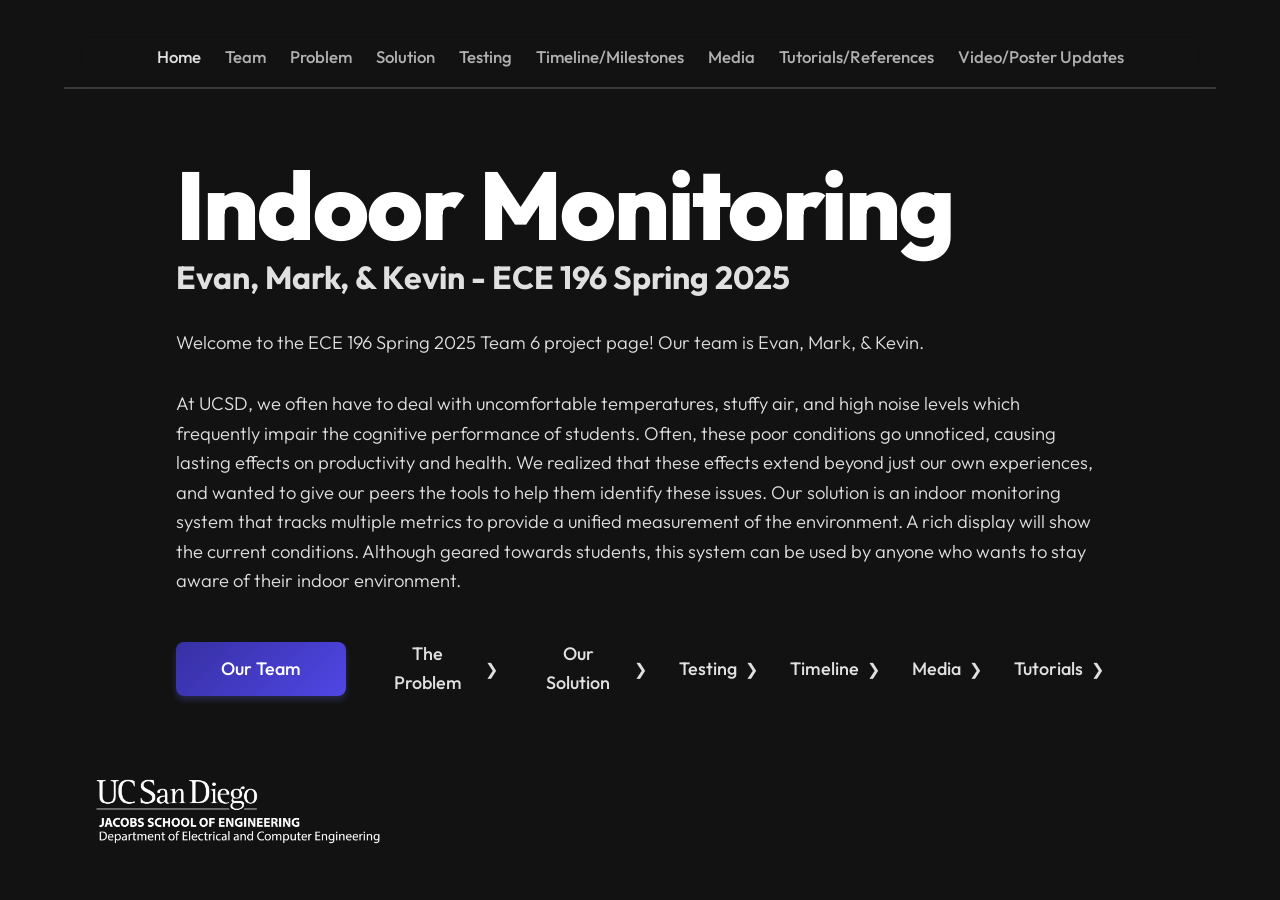
<file: index.html>
<!DOCTYPE html>
<html lang="en">
  <head>
    <meta charset="UTF-8" />
    <meta name="viewport" content="width=device-width, initial-scale=1.0" />
    <title>196 Team 6</title>

    <!-- Preload critical resources -->
    <link rel="preload" href="components/header.js" as="script" />
    <link rel="preload" href="components/footer.js" as="script" />
    <link rel="preload" href="css/critical.css" as="style" />
    <link rel="preconnect" href="https://fonts.googleapis.com" />
    <link rel="preconnect" href="https://fonts.gstatic.com" crossorigin />

    <!-- Stylesheets -->
    <link rel="stylesheet" href="css/critical.css" />
    <link
      rel="stylesheet"
      href="https://cdnjs.cloudflare.com/ajax/libs/animate.css/4.1.1/animate.min.css"
    />
    <link rel="stylesheet" href="css/styles.css" />

    <!-- Prefetch other pages -->
    <link rel="prefetch" href="team.html" />
    <link rel="prefetch" href="problem.html" />
    <link rel="prefetch" href="solution.html" />
    <link rel="prefetch" href="updates.html" />

    <script src="components/header.js"></script>
    <script src="components/footer.js"></script>
  </head>
  <body>
    <site-header></site-header>

    <main class="container">
      <section class="animate__animated animate__fadeIn">
        <h1 class="super-heading home-super-heading">Indoor Monitoring</h1>
        <h1 class="home-h1">Evan, Mark, & Kevin - ECE 196 Spring 2025</h1>
        <div>
          <p>
            Welcome to the ECE 196 Spring 2025 Team 6 project page! Our team is
            Evan, Mark, & Kevin.
          </p>
          <p>
            At UCSD, we often have to deal with uncomfortable temperatures,
            stuffy air, and high noise levels which frequently impair the
            cognitive performance of students. Often, these poor conditions go
            unnoticed, causing lasting effects on productivity and health. We
            realized that these effects extend beyond just our own experiences,
            and wanted to give our peers the tools to help them identify these
            issues. Our solution is an indoor monitoring system that tracks
            multiple metrics to provide a unified measurement of the
            environment. A rich display will show the current conditions.
            Although geared towards students, this system can be used by anyone
            who wants to stay aware of their indoor environment.
          </p>

          <div class="button-container">
            <a href="team.html" class="gradient-button animate__animated"
              >Our Team</a
            >
            <a
              href="problem.html"
              class="arrow-button animate__animated"
              data-text="The Problem"
              >The Problem</a
            >
            <a
              href="solution.html"
              class="arrow-button animate__animated"
              data-text="Our Solution"
              >Our Solution</a
            >
            <a
              href="testing.html"
              class="arrow-button animate__animated"
              data-text="Testing"
              >Testing</a
            >
            <a
              href="timeline.html"
              class="arrow-button animate__animated"
              data-text="Timeline"
              >Timeline</a
            >
            <a
              href="media.html"
              class="arrow-button animate__animated"
              data-text="Media"
              >Media</a
            >
            <a
              href="tutorials.html"
              class="arrow-button animate__animated"
              data-text="Tutorials"
              >Tutorials</a
            >
          </div>
        </div>
      </section>
    </main>

    <site-footer></site-footer>

    <script src="js/main.js"></script>
  </body>
</html>
</file>
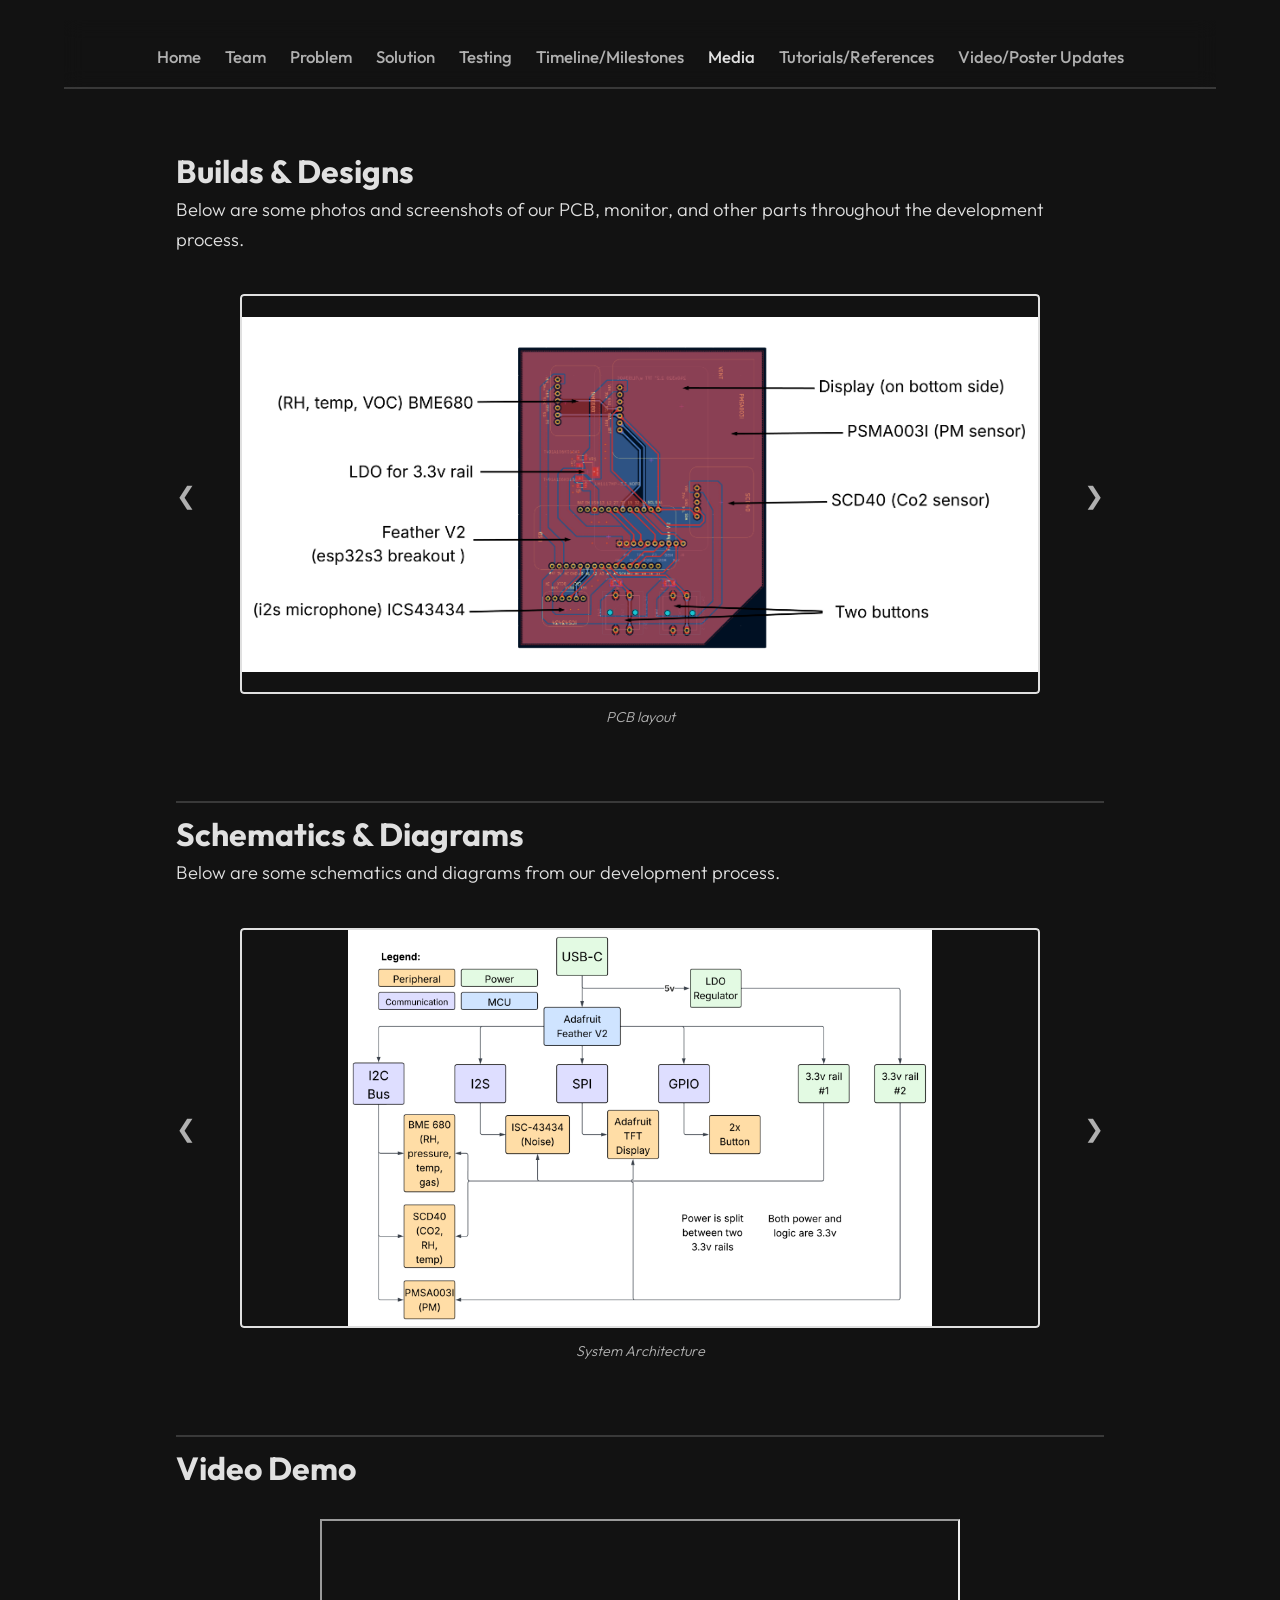
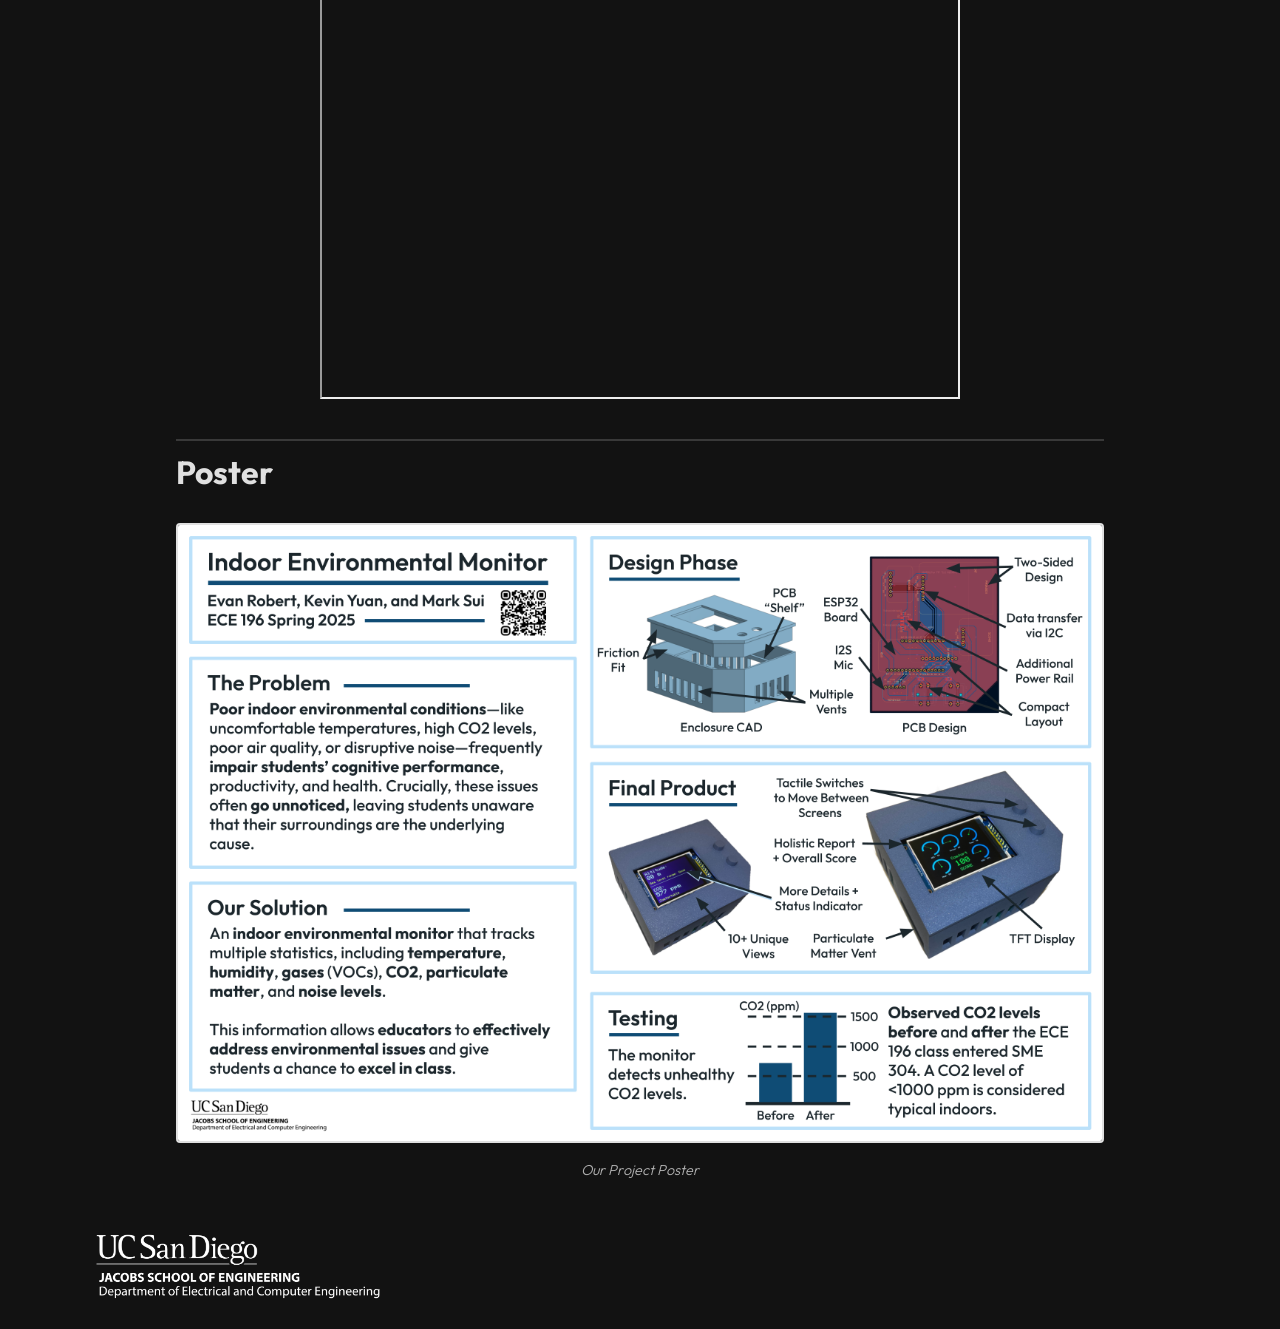
<file: media.html>
<!DOCTYPE html>
<html lang="en">
  <head>
    <meta charset="UTF-8" />
    <meta name="viewport" content="width=device-width, initial-scale=1.0" />
    <title>196 Team 6</title>

    <!-- Preload critical resources -->
    <link rel="preload" href="components/header.js" as="script" />
    <link rel="preload" href="components/footer.js" as="script" />
    <link rel="preload" href="css/critical.css" as="style" />
    <link rel="preconnect" href="https://fonts.googleapis.com" />
    <link rel="preconnect" href="https://fonts.gstatic.com" crossorigin />

    <!-- Stylesheets -->
    <link rel="stylesheet" href="css/critical.css" />
    <link
      rel="stylesheet"
      href="https://cdnjs.cloudflare.com/ajax/libs/animate.css/4.1.1/animate.min.css"
    />
    <link rel="stylesheet" href="css/styles.css" />

    <!-- Prefetch other pages -->
    <link rel="prefetch" href="index.html" />
    <link rel="prefetch" href="team.html" />
    <link rel="prefetch" href="problem.html" />
    <link rel="prefetch" href="solution.html" />
    <link rel="prefetch" href="timeline.html" />

    <script src="components/header.js"></script>
    <script src="components/footer.js"></script>
  </head>
  <body>
    <site-header></site-header>

    <main class="container">
      <section class="animate__animated animate__fadeIn">
        <h1>Builds & Designs</h1>
        <p>
          Below are some photos and screenshots of our PCB, monitor, and other
          parts throughout the development process.
        </p>

        <div class="carousel-container" id="carouselBuildsDesigns">
          <button
            class="carousel-arrow carousel-prev"
            id="prevBuildsDesigns"
            aria-label="Previous image"
          >
            ❮
          </button>

          <div class="carousel-content">
            <div class="carousel-images" id="carouselBuildsDesigns-images">
              <!-- Images will be loaded via JavaScript -->
            </div>
            <p
              class="image-caption carousel-caption"
              id="captionBuildsDesigns"
            ></p>
          </div>

          <button
            class="carousel-arrow carousel-next"
            id="nextBuildsDesigns"
            aria-label="Next image"
          >
            ❯
          </button>
        </div>
      </section>

      <section class="animate__animated animate__fadeIn">
        <h1 class="section-divider">Schematics & Diagrams</h1>
        <p>
          Below are some schematics and diagrams from our development process.
        </p>

        <div class="carousel-container" id="carouselSchematicsDiagrams">
          <button
            class="carousel-arrow carousel-prev"
            id="prevSchematicsDiagrams"
            aria-label="Previous image"
          >
            ❮
          </button>

          <div class="carousel-content">
            <div class="carousel-images" id="carouselSchematicsDiagrams-images">
              <!-- Images will be loaded via JavaScript -->
            </div>
            <p
              class="image-caption carousel-caption"
              id="captionSchematicsDiagrams"
            ></p>
          </div>

          <button
            class="carousel-arrow carousel-next"
            id="nextSchematicsDiagrams"
            aria-label="Next image"
          >
            ❯
          </button>
        </div>
      </section>

      <section class="animate__animated animate__fadeIn">
        <h1 class="section-divider">Video Demo</h1>

        <div class="top-image-container">
          <iframe
            src="https://drive.google.com/file/d/1i1XesllbMheaadlFPmUjQsw9cIDPIaXv/preview"
            width="640"
            height="480"
            allow="autoplay"
          ></iframe>
        </div>
      </section>

      <section class="animate__animated animate__fadeIn">
        <h1 class="section-divider">Poster</h1>

        <div class="top-image-container">
          <img
            src="./images/Poster.png"
            alt="PCB Design"
            class="full-width-image"
          />
          <p class="image-caption">Our Project Poster</p>
        </div>
      </section>
    </main>

    <site-footer></site-footer>

    <script src="js/main.js"></script>
    <script src="js/carousel.js"></script>
  </body>
</html>
</file>
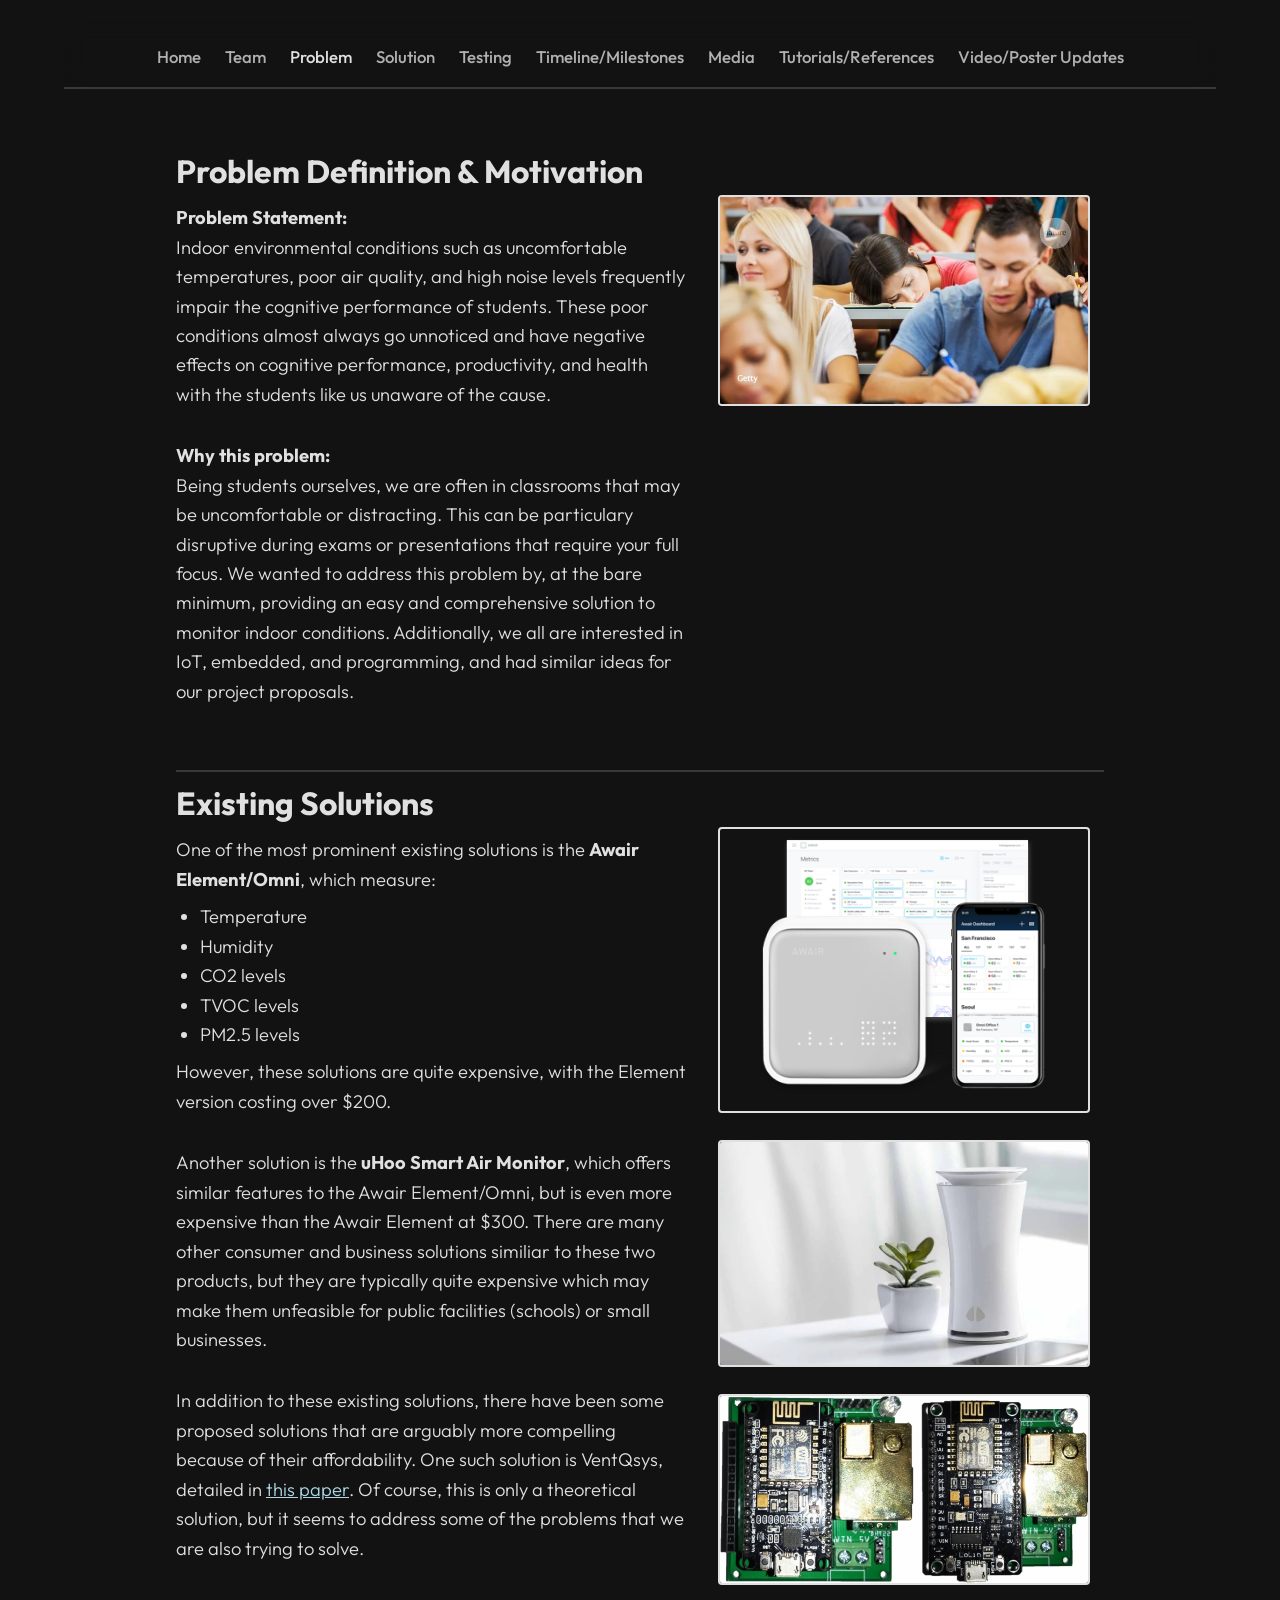
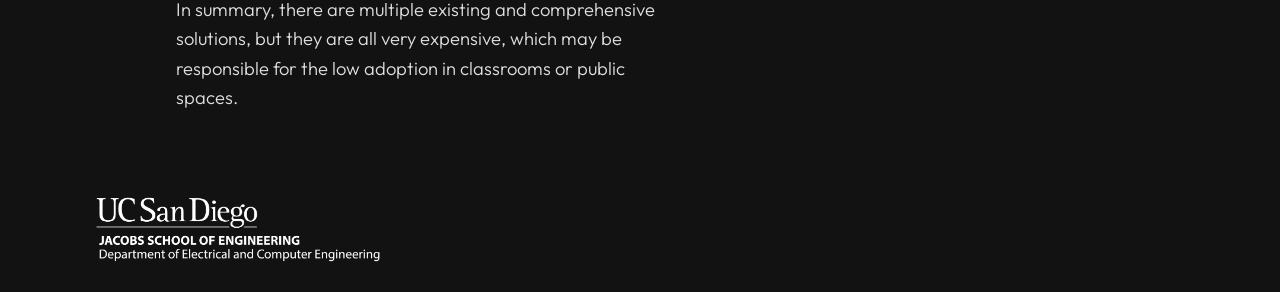
<file: problem.html>
<!DOCTYPE html>
<html lang="en">
  <head>
    <meta charset="UTF-8" />
    <meta name="viewport" content="width=device-width, initial-scale=1.0" />
    <title>196 Team 6</title>

    <!-- Preload critical resources -->
    <link rel="preload" href="components/header.js" as="script" />
    <link rel="preload" href="components/footer.js" as="script" />
    <link rel="preload" href="css/critical.css" as="style" />
    <link rel="preconnect" href="https://fonts.googleapis.com" />
    <link rel="preconnect" href="https://fonts.gstatic.com" crossorigin />

    <!-- Preload images -->
    <link rel="preload" href="./images/blownose.jpeg" as="image" />
    <link rel="preload" href="./images/omni.png" as="image" />
    <link rel="preload" href="./images/uhoo.PNG" as="image" />
    <link rel="preload" href="./images/ventq.webp" as="image" />

    <!-- Stylesheets -->
    <link rel="stylesheet" href="css/critical.css" />
    <link
      rel="stylesheet"
      href="https://cdnjs.cloudflare.com/ajax/libs/animate.css/4.1.1/animate.min.css"
    />
    <link rel="stylesheet" href="css/styles.css" />

    <!-- Prefetch other pages -->
    <link rel="prefetch" href="index.html" />
    <link rel="prefetch" href="team.html" />
    <link rel="prefetch" href="updates.html" />

    <script src="components/header.js"></script>
    <script src="components/footer.js"></script>
  </head>
  <body>
    <site-header></site-header>

    <main class="container">
      <section class="animate__animated animate__fadeIn">
        <div class="problem-section">
          <h1>Problem Definition & Motivation</h1>
          <div class="image-text-container">
            <div class="images-wrapper">
              <img src="./images/co2sleep.png" alt="Problem Illustration" />
            </div>
            <div>
              <p>
                <b><strong>Problem Statement:</strong></b> <br />
                Indoor environmental conditions such as uncomfortable
                temperatures, poor air quality, and high noise levels frequently
                impair the cognitive performance of students. These poor
                conditions almost always go unnoticed and have negative effects
                on cognitive performance, productivity, and health with the
                students like us unaware of the cause.
              </p>
              <p>
                <b><strong>Why this problem:</strong></b> <br />
                Being students ourselves, we are often in classrooms that may be
                uncomfortable or distracting. This can be particulary disruptive
                during exams or presentations that require your full focus. We
                wanted to address this problem by, at the bare minimum,
                providing an easy and comprehensive solution to monitor indoor
                conditions. Additionally, we all are interested in IoT,
                embedded, and programming, and had similar ideas for our project
                proposals.
              </p>
            </div>
          </div>
        </div>

        <div class="problem-section">
          <h1 class="section-divider">Existing Solutions</h1>
          <div class="image-text-container">
            <div class="images-wrapper">
              <img src="./images/omni.png" alt="Our Solution" />
              <img
                src="./images/uhoo.PNG"
                alt="Alternative Solution"
                class="second-image"
              />
              <img
                src="./images/ventq.webp"
                alt="Another Solution"
                class="second-image"
              />
            </div>
            <div>
              <p>
                One of the most prominent existing solutions is the
                <strong>Awair Element/Omni</strong>, which measure:
              </p>
              <ul>
                <li>Temperature</li>
                <li>Humidity</li>
                <li>CO2 levels</li>
                <li>TVOC levels</li>
                <li>PM2.5 levels</li>
              </ul>
              <p>
                However, these solutions are quite expensive, with the Element
                version costing over $200.
              </p>
              <p>
                Another solution is the <strong>uHoo Smart Air Monitor</strong>,
                which offers similar features to the Awair Element/Omni, but is
                even more expensive than the Awair Element at $300. There are
                many other consumer and business solutions similiar to these two
                products, but they are typically quite expensive which may make
                them unfeasible for public facilities (schools) or small
                businesses.
              </p>
              <p>
                In addition to these existing solutions, there have been some
                proposed solutions that are arguably more compelling because of
                their affordability. One such solution is VentQsys, detailed in
                <a
                  href="https://link.springer.com/article/10.1007/s11276-021-02799-5"
                  style="color: lightblue"
                  >this paper</a
                >. Of course, this is only a theoretical solution, but it seems
                to address some of the problems that we are also trying to
                solve.
              </p>
              <p>
                In summary, there are multiple existing and comprehensive
                solutions, but they are all very expensive, which may be
                responsible for the low adoption in classrooms or public spaces.
              </p>
            </div>
          </div>
        </div>
      </section>
    </main>

    <site-footer></site-footer>

    <script src="js/main.js"></script>
  </body>
</html>
</file>
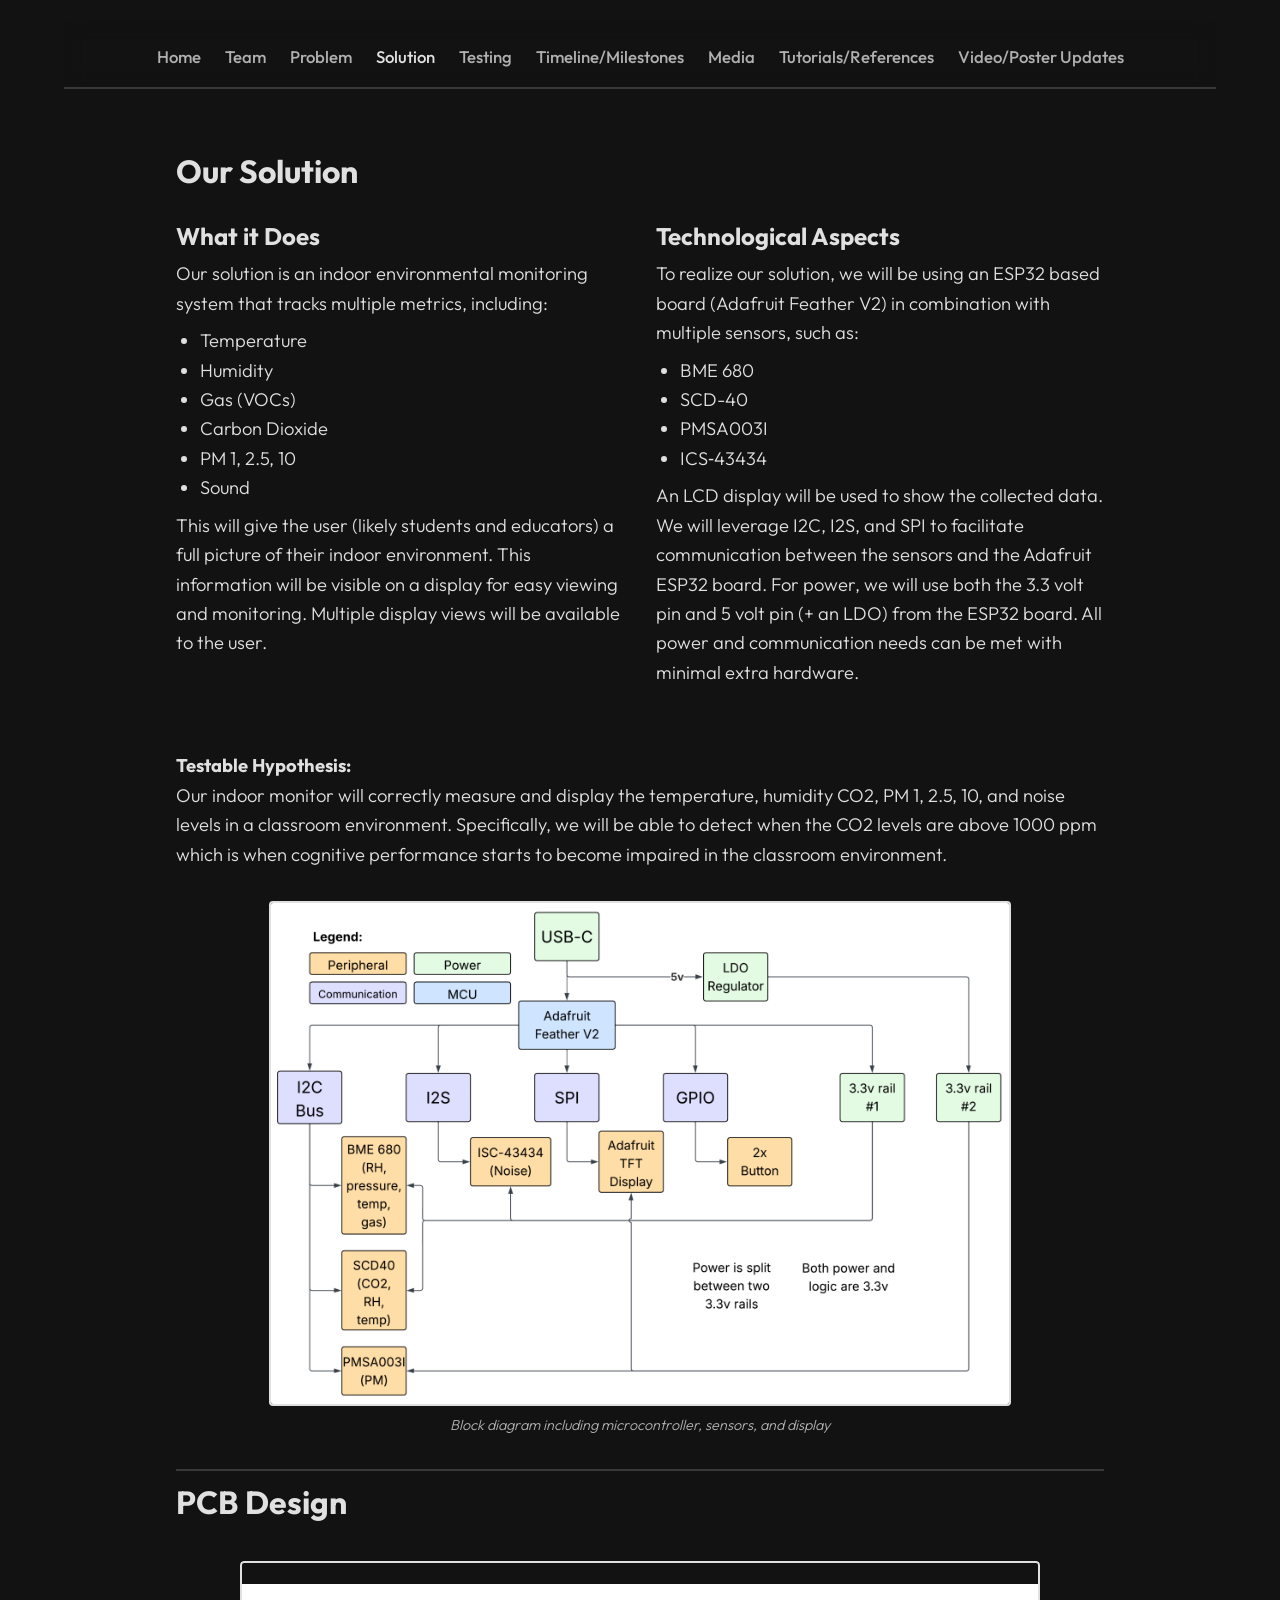
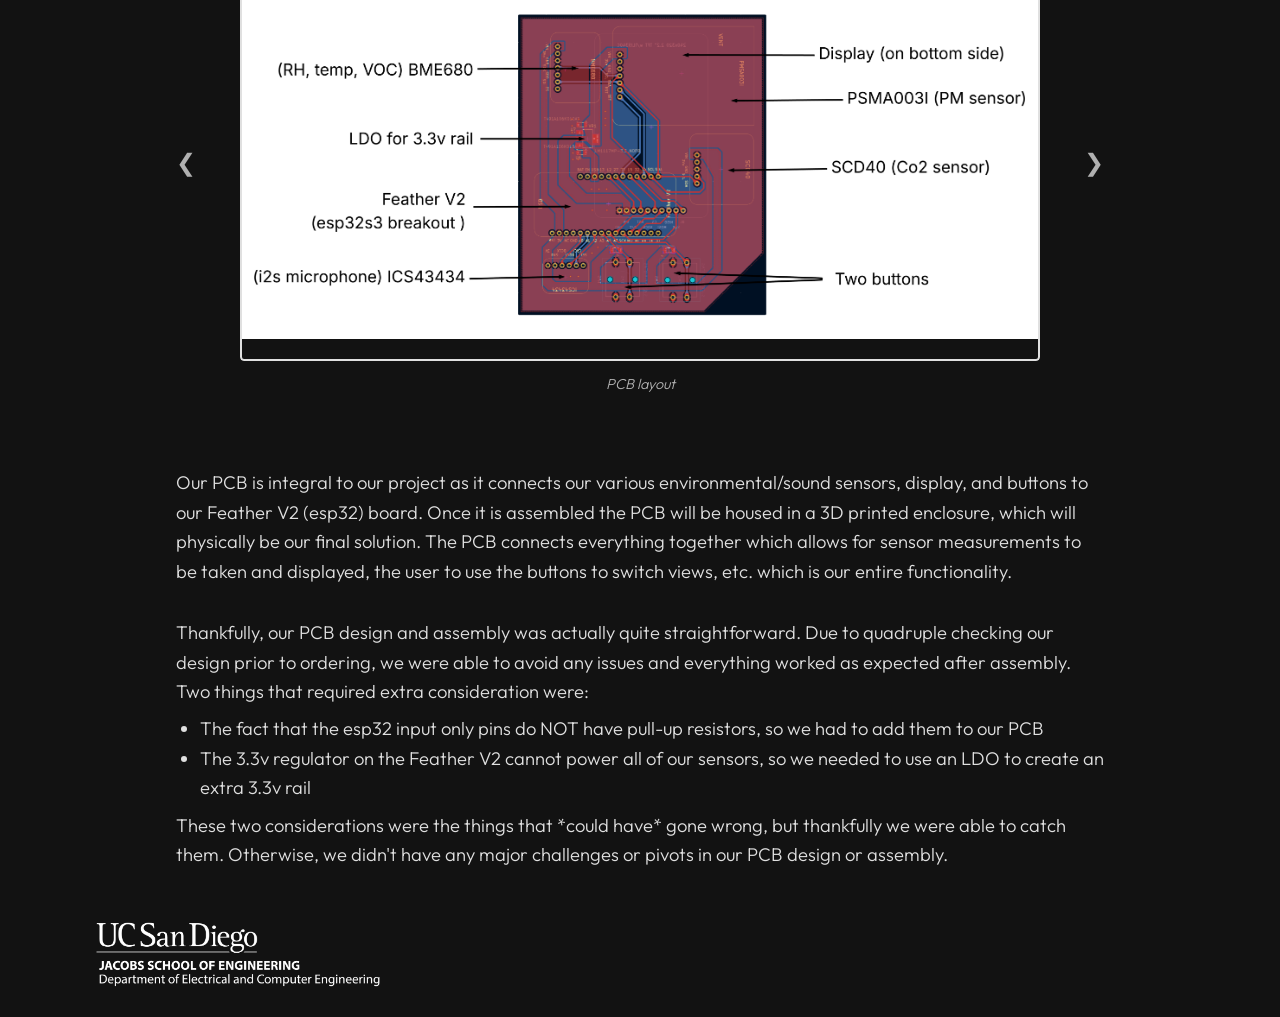
<file: solution.html>
<!DOCTYPE html>
<html lang="en">
  <head>
    <meta charset="UTF-8" />
    <meta name="viewport" content="width=device-width, initial-scale=1.0" />
    <title>196 Team 6</title>

    <!-- Preload critical resources -->
    <link rel="preload" href="components/header.js" as="script" />
    <link rel="preload" href="components/footer.js" as="script" />
    <link rel="preload" href="css/critical.css" as="style" />
    <link rel="preconnect" href="https://fonts.googleapis.com" />
    <link rel="preconnect" href="https://fonts.gstatic.com" crossorigin />

    <!-- Preload images -->
    <link rel="preload" href="./images/sketch.png" as="image" />
    <link rel="preload" href="./images/block.png" as="image" />

    <!-- Stylesheets -->
    <link rel="stylesheet" href="css/critical.css" />
    <link
      rel="stylesheet"
      href="https://cdnjs.cloudflare.com/ajax/libs/animate.css/4.1.1/animate.min.css"
    />
    <link rel="stylesheet" href="css/styles.css" />

    <!-- Prefetch other pages -->
    <link rel="prefetch" href="index.html" />
    <link rel="prefetch" href="team.html" />
    <link rel="prefetch" href="problem.html" />
    <link rel="prefetch" href="updates.html" />

    <script src="components/header.js"></script>
    <script src="components/footer.js"></script>
  </head>
  <body>
    <site-header></site-header>

    <main class="container">
      <section class="animate__animated animate__fadeIn">
        <h1>Our Solution</h1>

        <!-- <div class="top-image-container">
          <img
            src="./images/sketch.png"
            alt="Solution Overview"
            class="full-width-image"
          />
          <p class="image-caption">High level sketch of our solution</p>
        </div> -->

        <div class="solution-layout">
          <div class="solution-column">
            <h2>What it Does</h2>
            <p>
              Our solution is an indoor environmental monitoring system that
              tracks multiple metrics, including:
            </p>
            <ul>
              <li>Temperature</li>
              <li>Humidity</li>
              <li>Gas (VOCs)</li>
              <li>Carbon Dioxide</li>
              <li>PM 1, 2.5, 10</li>
              <li>Sound</li>
            </ul>
            <p>
              This will give the user (likely students and educators) a full
              picture of their indoor environment. This information will be
              visible on a display for easy viewing and monitoring. Multiple
              display views will be available to the user.
            </p>
          </div>

          <div class="solution-column">
            <h2>Technological Aspects</h2>
            <p>
              To realize our solution, we will be using an ESP32 based board
              (Adafruit Feather V2) in combination with multiple sensors, such
              as:
            </p>
            <ul>
              <li>BME 680</li>
              <li>SCD-40</li>
              <li>PMSA003I</li>
              <li>ICS‑43434</li>
            </ul>
            <p>
              An LCD display will be used to show the collected data. We will
              leverage I2C, I2S, and SPI to facilitate communication between the
              sensors and the Adafruit ESP32 board. For power, we will use both
              the 3.3 volt pin and 5 volt pin (+ an LDO) from the ESP32 board.
              All power and communication needs can be met with minimal extra
              hardware.
            </p>
          </div>
        </div>

        <p>
          <b><strong>Testable Hypothesis:</strong></b> <br />
          Our indoor monitor will correctly measure and display the temperature, humidity
          CO2, PM 1, 2.5, 10, and noise levels in a classroom environment. Specifically,
          we will be able to detect when the CO2 levels are above 1000 ppm which is when
          cognitive performance starts to become impaired in the classroom environment.
        </p>

        <div class="bottom-image-container">
          <img
            src="./images/block.png"
            alt="System Architecture"
            class="centered-image"
          />
          <p class="image-caption">
            Block diagram including microcontroller, sensors, and display
          </p>
        </div>

        <div class="problem-section">
          <h1 class="section-divider">PCB Design</h1>

          <div class="carousel-container" id="carouselPcbDesign">
            <button
              class="carousel-arrow carousel-prev"
              id="prevPcbDesign"
              aria-label="Previous image"
            >
              ❮
            </button>

            <div class="carousel-content">
              <div class="carousel-images" id="carouselPcbDesign-images">
                <!-- Images will be loaded via JavaScript -->
              </div>
              <p
                class="image-caption carousel-caption"
                id="captionPcbDesign"
              ></p>
            </div>

            <button
              class="carousel-arrow carousel-next"
              id="nextPcbDesign"
              aria-label="Next image"
            >
              ❯
            </button>
          </div>

          <p>
            Our PCB is integral to our project as it connects our various
            environmental/sound sensors, display, and buttons to our Feather V2
            (esp32) board. Once it is assembled the PCB will be housed in a 3D
            printed enclosure, which will physically be our final solution. The
            PCB connects everything together which allows for sensor
            measurements to be taken and displayed, the user to use the buttons
            to switch views, etc. which is our entire functionality.
          </p>

          <p>
            Thankfully, our PCB design and assembly was actually quite
            straightforward. Due to quadruple checking our design prior to
            ordering, we were able to avoid any issues and everything worked as
            expected after assembly. Two things that required extra
            consideration were:
          </p>
          <ul>
            <li>
              The fact that the esp32 input only pins do NOT have pull-up
              resistors, so we had to add them to our PCB
            </li>
            <li>
              The 3.3v regulator on the Feather V2 cannot power all of our
              sensors, so we needed to use an LDO to create an extra 3.3v rail
            </li>
          </ul>
          <p>
            These two considerations were the things that *could have* gone
            wrong, but thankfully we were able to catch them. Otherwise, we
            didn't have any major challenges or pivots in our PCB design or
            assembly.
          </p>
        </div>
      </section>
    </main>

    <site-footer></site-footer>

    <script src="js/main.js"></script>
    <script src="js/carousel.js"></script>
  </body>
</html>
</file>
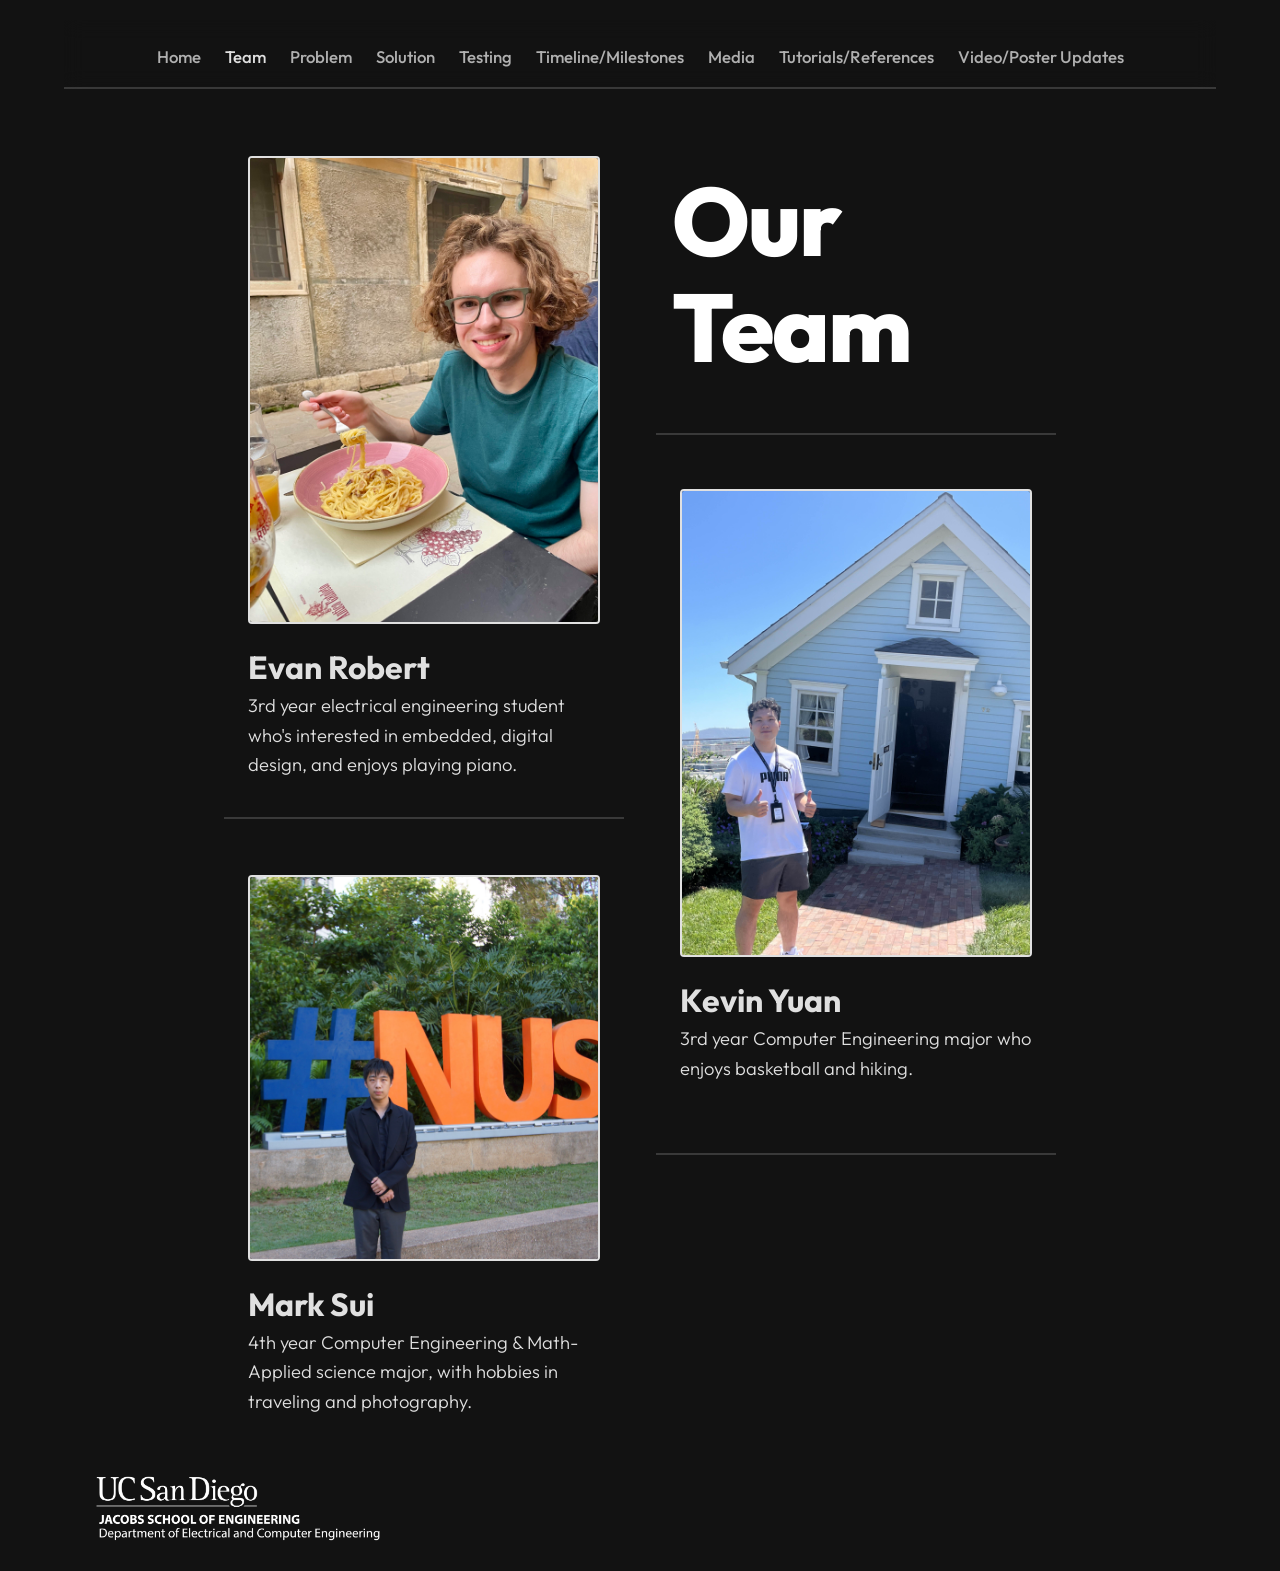
<file: team.html>
<!DOCTYPE html>
<html lang="en">
  <head>
    <meta charset="UTF-8" />
    <meta name="viewport" content="width=device-width, initial-scale=1.0" />
    <title>196 Team 6</title>

    <!-- Preload critical resources -->
    <link rel="preload" href="components/header.js" as="script" />
    <link rel="preload" href="components/footer.js" as="script" />
    <link rel="preload" href="css/critical.css" as="style" />
    <link rel="preconnect" href="https://fonts.googleapis.com" />
    <link rel="preconnect" href="https://fonts.gstatic.com" crossorigin />

    <!-- Preload images -->
    <link rel="preload" href="./images/evan.jpg" as="image" />
    <link rel="preload" href="./images/mark.jpg" as="image" />
    <link rel="preload" href="./images/kevin.jpg" as="image" />

    <!-- Stylesheets -->
    <link rel="stylesheet" href="css/critical.css" />
    <link
      rel="stylesheet"
      href="https://cdnjs.cloudflare.com/ajax/libs/animate.css/4.1.1/animate.min.css"
    />
    <link rel="stylesheet" href="css/styles.css" />

    <!-- Prefetch other pages -->
    <link rel="prefetch" href="index.html" />
    <link rel="prefetch" href="problem.html" />
    <link rel="prefetch" href="updates.html" />

    <script src="components/header.js"></script>
    <script src="components/footer.js"></script>
  </head>
  <body>
    <site-header></site-header>

    <main class="container">
      <section class="animate__animated animate__fadeIn">
        <div class="team-layout">
          <div class="team-column">
            <!-- First column with two stacked cards -->
            <div
              class="team-card divider-card animate__animated animate__fadeIn"
              style="animation-duration: 800ms"
            >
              <img src="./images/evan.jpg" alt="Jane Doe" />
              <div class="team-info">
                <h1>Evan Robert</h1>
                <p>
                  3rd year electrical engineering student who's interested in
                  embedded, digital design, and enjoys playing piano.
                </p>
              </div>
            </div>

            <div
              class="team-card animate__animated animate__fadeIn"
              style="animation-duration: 800ms"
            >
              <img src="./images/mark.jpg" alt="Alex Johnson" />
              <div class="team-info">
                <h1>Mark Sui</h1>
                <p>
                  4th year Computer Engineering & Math-Applied science major,
                  with hobbies in traveling and photography.
                </p>
              </div>
            </div>
          </div>

          <div class="team-column centered-column">
            <div class="team-heading-container">
              <h1 class="super-heading">Our Team</h1>
            </div>
            <div class="card-wrapper">
              <div
                class="team-card animate__animated animate__fadeIn"
                style="animation-duration: 800ms"
              >
                <img src="./images/kevin.jpg" alt="John Smith" />
                <div class="team-info">
                  <h1>Kevin Yuan</h1>
                  <p>
                    3rd year Computer Engineering major who enjoys basketball
                    and hiking.
                  </p>
                </div>
              </div>
            </div>
          </div>
        </div>
      </section>
    </main>

    <site-footer></site-footer>
    
    <script src="js/main.js"></script>
  </body>
</html>
</file>
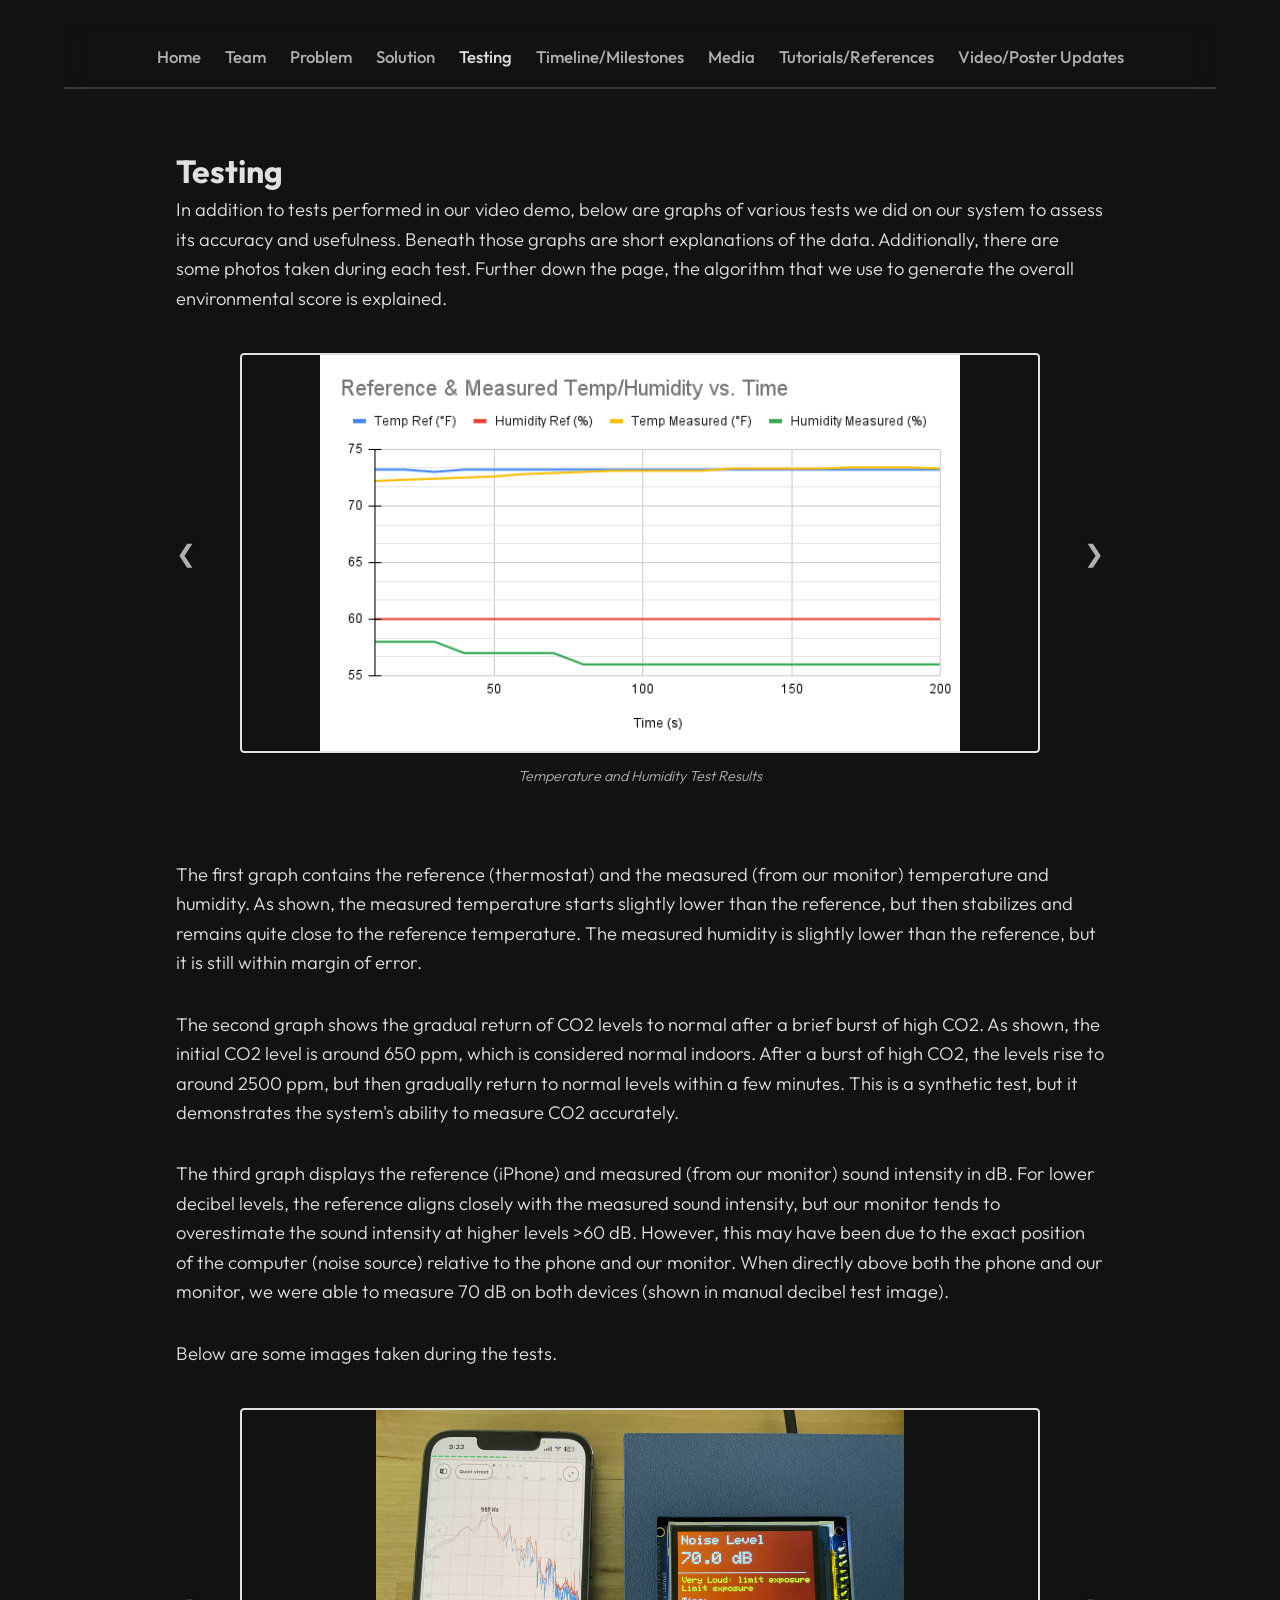
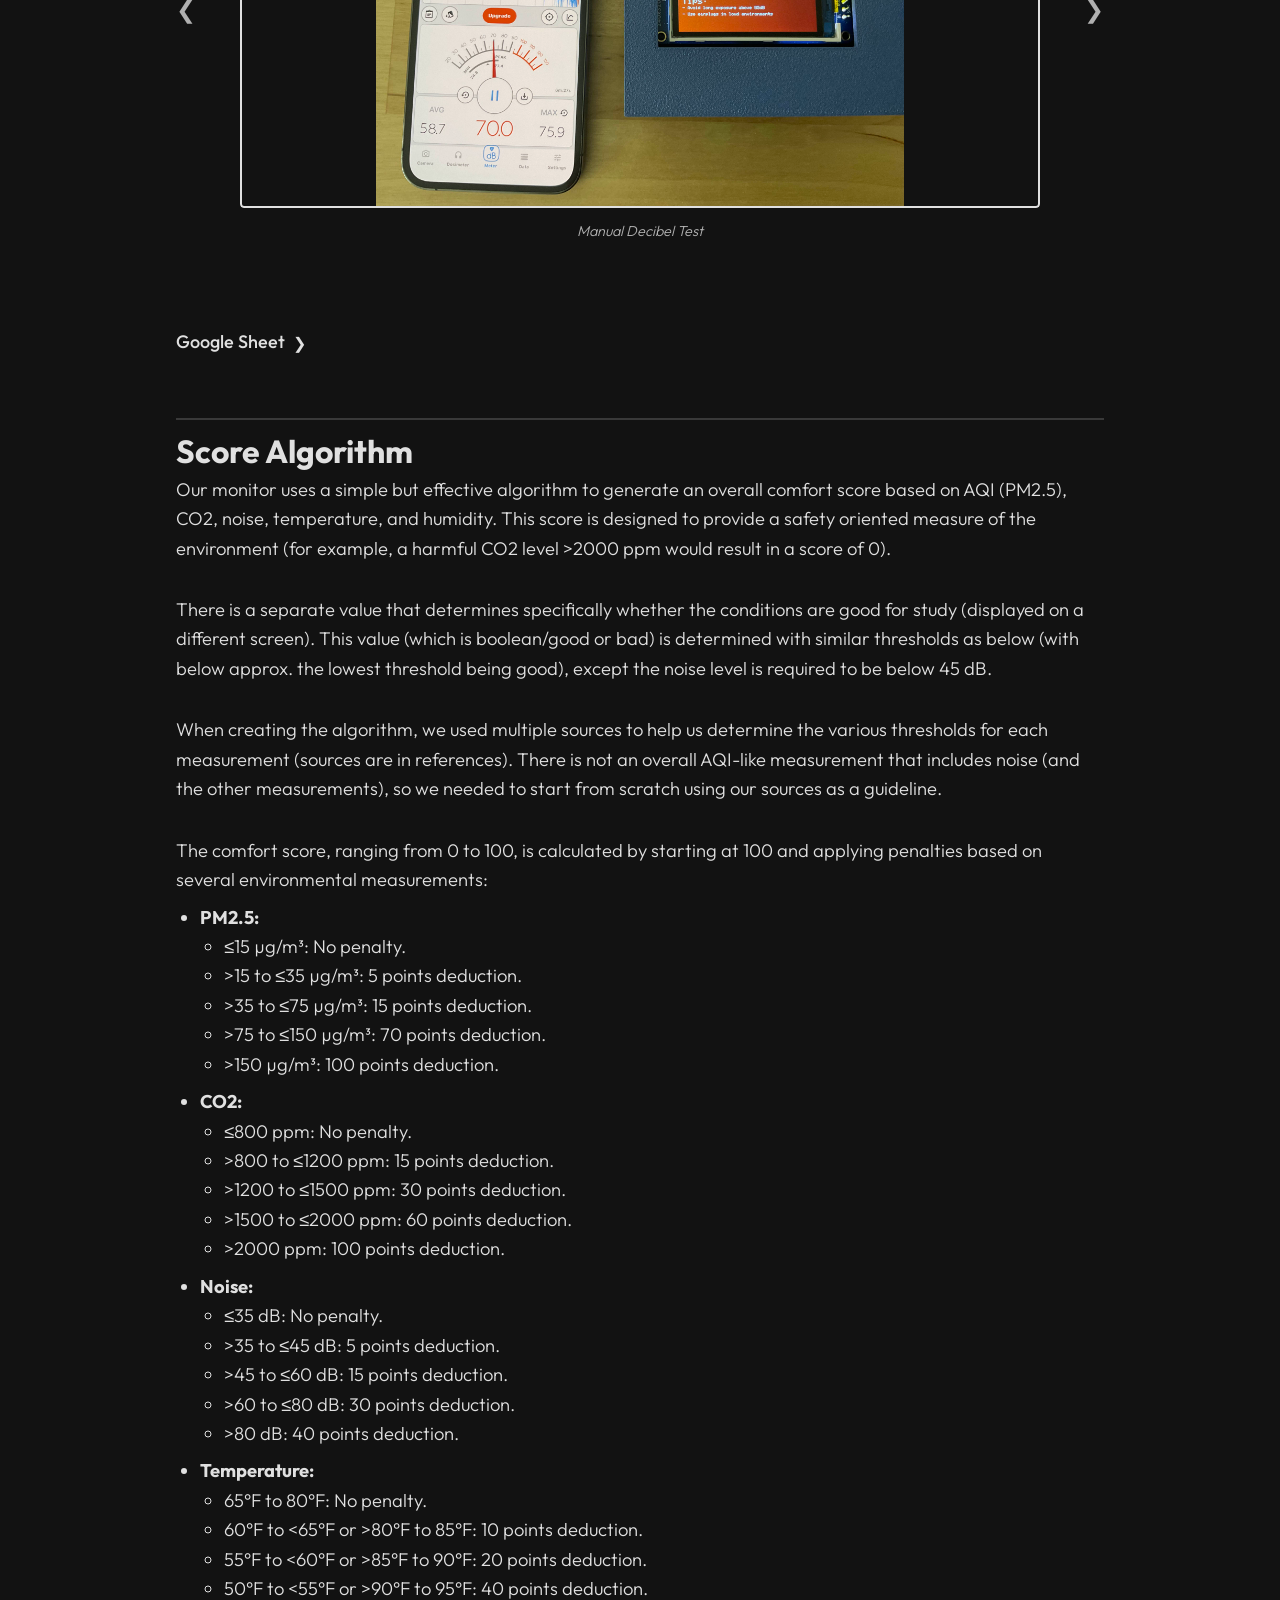
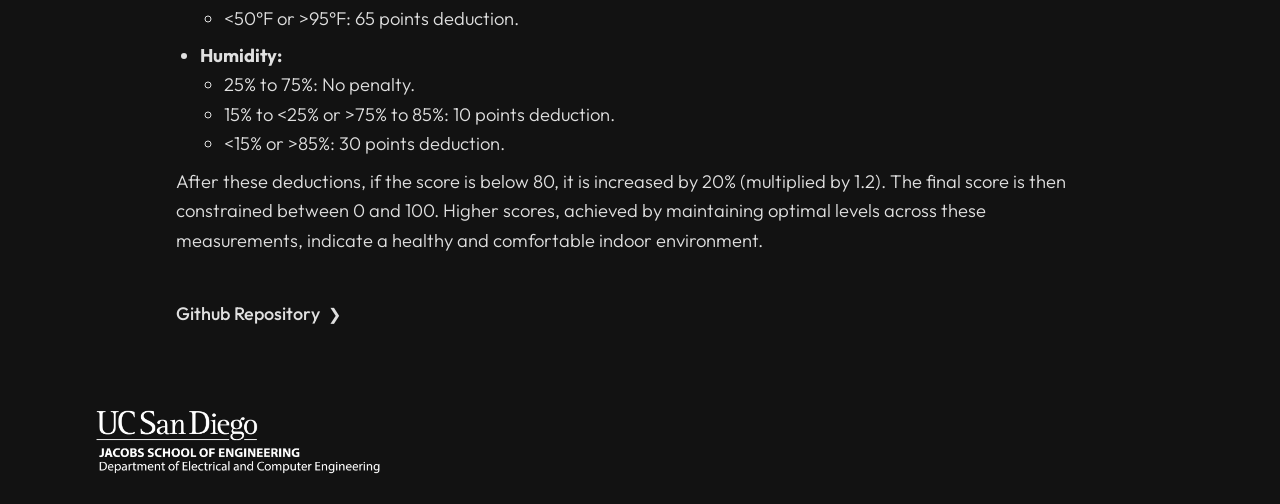
<file: testing.html>
<!DOCTYPE html>
<html lang="en">
  <head>
    <meta charset="UTF-8" />
    <meta name="viewport" content="width=device-width, initial-scale=1.0" />
    <title>196 Team 6</title>

    <!-- Preload critical resources -->
    <link rel="preload" href="components/header.js" as="script" />
    <link rel="preload" href="components/footer.js" as="script" />
    <link rel="preload" href="css/critical.css" as="style" />
    <link rel="preconnect" href="https://fonts.googleapis.com" />
    <link rel="preconnect" href="https://fonts.gstatic.com" crossorigin />

    <!-- Stylesheets -->
    <link rel="stylesheet" href="css/critical.css" />
    <link
      rel="stylesheet"
      href="https://cdnjs.cloudflare.com/ajax/libs/animate.css/4.1.1/animate.min.css"
    />
    <link rel="stylesheet" href="css/styles.css" />

    <!-- Prefetch other pages -->
    <link rel="prefetch" href="index.html" />
    <link rel="prefetch" href="team.html" />
    <link rel="prefetch" href="problem.html" />
    <link rel="prefetch" href="solution.html" />
    <link rel="prefetch" href="timeline.html" />
    <link rel="prefetch" href="media.html" />
    <link rel="prefetch" href="tutorials.html" />
    <link rel="prefetch" href="updates.html" />

    <script src="components/header.js"></script>
    <script src="components/footer.js"></script>
  </head>
  <body>
    <site-header></site-header>

    <main class="container">
      <section class="animate__animated animate__fadeIn">
        <h1>Testing</h1>

        <p>
          In addition to tests performed in our video demo, below are graphs of various
          tests we did on our system to assess its accuracy and
          usefulness. Beneath those graphs are short explanations
          of the data. Additionally, there are some photos taken during each
          test. Further down the page, the algorithm that we use to generate the
          overall environmental score is explained.
        </p>

        <div class="carousel-container" id="carouselTesting1">
          <button
            class="carousel-arrow carousel-prev"
            id="prevTesting1"
            aria-label="Previous image"
          >
            ❮
          </button>
          <div class="carousel-content">
            <div id="carouselTesting1-images" class="carousel-images">
              <!-- Images will be loaded via JavaScript -->
            </div>
            <p id="captionTesting1" class="image-caption carousel-caption"></p>
          </div>
          <button
            class="carousel-arrow carousel-next"
            id="nextTesting1"
            aria-label="Next image"
          >
            ❯
          </button>
        </div>

        <p>
          The first graph contains the reference (thermostat) and the measured
          (from our monitor) temperature and humidity. As shown, the measured
          temperature starts slightly lower than the reference, but then
          stabilizes and remains quite close to the reference temperature. The
          measured humidity is slightly lower than the reference, but it is
          still within margin of error.
        </p>
        <p>
          The second graph shows the gradual return of CO2 levels to normal
          after a brief burst of high CO2. As shown, the initial CO2 level is
          around 650 ppm, which is considered normal indoors. After a burst of
          high CO2, the levels rise to around 2500 ppm, but then gradually
          return to normal levels within a few minutes. This is a synthetic
          test, but it demonstrates the system's ability to measure CO2
          accurately.
        </p>
        <p>
          The third graph displays the reference (iPhone) and measured (from our
          monitor) sound intensity in dB. For lower decibel levels, the
          reference aligns closely with the measured sound intensity, but
          our monitor tends to overestimate the sound intensity at higher levels
          >60 dB. However, this may have been due to the exact position of the
          computer (noise source) relative to the phone and our monitor. When
          directly above both the phone and our monitor, we were able to measure
          70 dB on both devices (shown in manual decibel test image).
        </p>
        <p>Below are some images taken during the tests.</p>

        <div class="carousel-container" id="carouselTesting2">
          <button
            class="carousel-arrow carousel-prev"
            id="prevTesting2"
            aria-label="Previous image"
          >
            ❮
          </button>
          <div class="carousel-content">
            <div id="carouselTesting2-images" class="carousel-images">
              <!-- Images will be loaded via JavaScript -->
            </div>
            <p id="captionTesting2" class="image-caption carousel-caption"></p>
          </div>
          <button
            class="carousel-arrow carousel-next"
            id="nextTesting2"
            aria-label="Next image"
          >
            ❯
          </button>
        </div>

        <div
          class="button-container"
          style="justify-content: flex-start; margin-top: 2rem"
        >
          <a
            href="https://docs.google.com/spreadsheets/d/1XrpDl-DqTCqsygy9wo31-WSA9sfmK7IZJc30jJRLJro/edit?gid=0#gid=0"
            class="arrow-button animate__animated"
            data-text="View Detailed Test Results"
            >Google Sheet</a
          >
        </div>

        <h1 class="section-divider">Score Algorithm</h1>

        <p>
          Our monitor uses a simple but effective algorithm to generate an
          overall comfort score based on AQI (PM2.5), CO2, noise, temperature,
          and humidity. This score is designed to provide a safety oriented
          measure of the environment (for example, a harmful CO2 level >2000 ppm
          would result in a score of 0).
        </p>

        <p>
          There is a separate value that determines specifically whether the
          conditions are good for study (displayed on a different screen). This
          value (which is boolean/good or bad) is determined with similar
          thresholds as below (with below approx. the lowest threshold being good),
          except the noise level is required to be below 45 dB.
        </p>

        <p>
          When creating the algorithm, we used multiple sources to help us
          determine the various thresholds for each measurement (sources are in
          references). There is not an overall AQI-like measurement that
          includes noise (and the other measurements), so we needed to start
          from scratch using our sources as a guideline.
        </p>

        <p>
          The comfort score, ranging from 0 to 100, is calculated by starting at
          100 and applying penalties based on several environmental
          measurements:
        </p>
        <ul>
          <li>
            <b><strong>PM2.5:</strong></b>
            <ul>
              <li>≤15 µg/m³: No penalty.</li>
              <li>>15 to ≤35 µg/m³: 5 points deduction.</li>
              <li>>35 to ≤75 µg/m³: 15 points deduction.</li>
              <li>>75 to ≤150 µg/m³: 70 points deduction.</li>
              <li>>150 µg/m³: 100 points deduction.</li>
            </ul>
          </li>
          <li>
            <b><strong>CO2:</strong></b>
            <ul>
              <li>≤800 ppm: No penalty.</li>
              <li>>800 to ≤1200 ppm: 15 points deduction.</li>
              <li>>1200 to ≤1500 ppm: 30 points deduction.</li>
              <li>>1500 to ≤2000 ppm: 60 points deduction.</li>
              <li>>2000 ppm: 100 points deduction.</li>
            </ul>
          </li>
          <li>
            <b><strong>Noise:</strong></b>
            <ul>
              <li>≤35 dB: No penalty.</li>
              <li>>35 to ≤45 dB: 5 points deduction.</li>
              <li>>45 to ≤60 dB: 15 points deduction.</li>
              <li>>60 to ≤80 dB: 30 points deduction.</li>
              <li>>80 dB: 40 points deduction.</li>
            </ul>
          </li>
          <li>
            <b><strong>Temperature:</strong></b>
            <ul>
              <li>65°F to 80°F: No penalty.</li>
              <li>60°F to <65°F or >80°F to 85°F: 10 points deduction.</li>
              <li>55°F to <60°F or >85°F to 90°F: 20 points deduction.</li>
              <li>50°F to <55°F or >90°F to 95°F: 40 points deduction.</li>
              <li><50°F or >95°F: 65 points deduction.</li>
            </ul>
          </li>
          <li>
            <b><strong>Humidity:</strong></b>
            <ul>
              <li>25% to 75%: No penalty.</li>
              <li>15% to <25% or >75% to 85%: 10 points deduction.</li>
              <li><15% or >85%: 30 points deduction.</li>
            </ul>
          </li>
        </ul>
        <p>
          After these deductions, if the score is below 80, it is increased by
          20% (multiplied by 1.2). The final score is then constrained between 0
          and 100. Higher scores, achieved by maintaining optimal levels across
          these measurements, indicate a healthy and comfortable indoor
          environment.
        </p>

        <div
          class="button-container"
          style="justify-content: flex-start; margin-top: 2rem"
        >
          <a
            href="https://github.com/actuallyevan/ece196-final-project"
            class="arrow-button animate__animated"
            data-text="Algorithm Documentation"
            >Github Repository</a
          >
        </div>
      </section>
    </main>

    <site-footer></site-footer>

    <script src="js/main.js"></script>
    <script src="js/carousel.js"></script>
  </body>
</html>
</file>
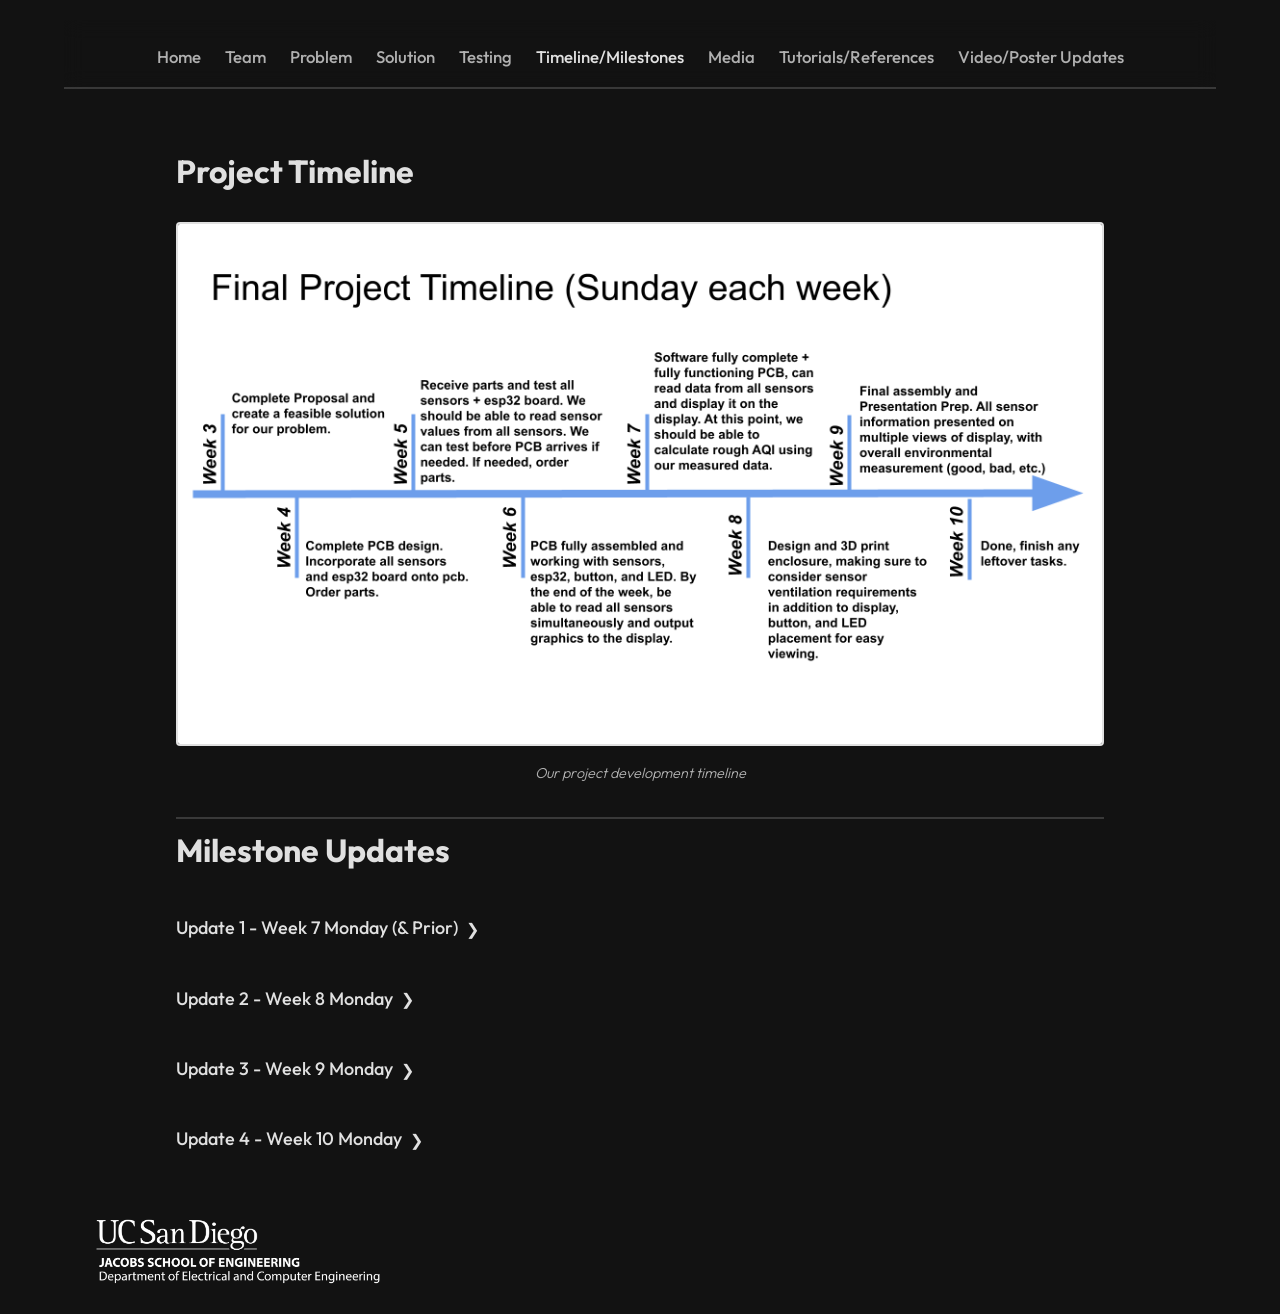
<file: timeline.html>
<!DOCTYPE html>
<html lang="en">
  <head>
    <meta charset="UTF-8" />
    <meta name="viewport" content="width=device-width, initial-scale=1.0" />
    <title>196 Team 6</title>

    <!-- Preload critical resources -->
    <link rel="preload" href="components/header.js" as="script" />
    <link rel="preload" href="components/footer.js" as="script" />
    <link rel="preload" href="css/critical.css" as="style" />
    <link rel="preconnect" href="https://fonts.googleapis.com" />
    <link rel="preconnect" href="https://fonts.gstatic.com" crossorigin />

    <!-- Preload images -->
    <link rel="preload" href="./images/timeline.png" as="image" />

    <!-- Stylesheets -->
    <link rel="stylesheet" href="css/critical.css" />
    <link
      rel="stylesheet"
      href="https://cdnjs.cloudflare.com/ajax/libs/animate.css/4.1.1/animate.min.css"
    />
    <link rel="stylesheet" href="css/styles.css" />

    <!-- Prefetch other pages -->
    <link rel="prefetch" href="index.html" />
    <link rel="prefetch" href="team.html" />
    <link rel="prefetch" href="problem.html" />
    <link rel="prefetch" href="solution.html" />
    <link rel="prefetch" href="updates.html" />

    <script src="components/header.js"></script>
    <script src="components/footer.js"></script>
  </head>
  <body>
    <site-header></site-header>

    <main class="container">
      <section class="animate__animated animate__fadeIn">
        <h1>Project Timeline</h1>

        <div class="top-image-container">
          <img
            src="./images/timeline.png"
            alt="Project Timeline"
            class="full-width-image"
          />
          <p class="image-caption">Our project development timeline</p>
        </div>

        <div class="problem-section">
          <h1 class="section-divider">Milestone Updates</h1>

          <div class="vertical-button-container">
            <a
              href="update1.html"
              class="arrow-button animate__animated"
              data-text="Update 1 - Week 7 Monday (& Prior)"
              >Update 1 - Week 7 Monday (& Prior)</a
            >
            <a
              href="update2.html"
              class="arrow-button animate__animated"
              data-text="Update 2 - Week 8 Monday"
              >Update 2 - Week 8 Monday</a
            >
            <a
              href="update3.html"
              class="arrow-button animate__animated"
              data-text="Update 3 - Week 9 Monday"
              >Update 3 - Week 9 Monday</a
            >
            <a
              href="update4.html"
              class="arrow-button animate__animated"
              data-text="Update 4 - Week 10 Monday"
              >Update 4 - Week 10 Monday</a
            >
          </div>
        </div>
      </section>
    </main>

    <site-footer></site-footer>

    <script src="js/main.js"></script>
  </body>
</html>
</file>
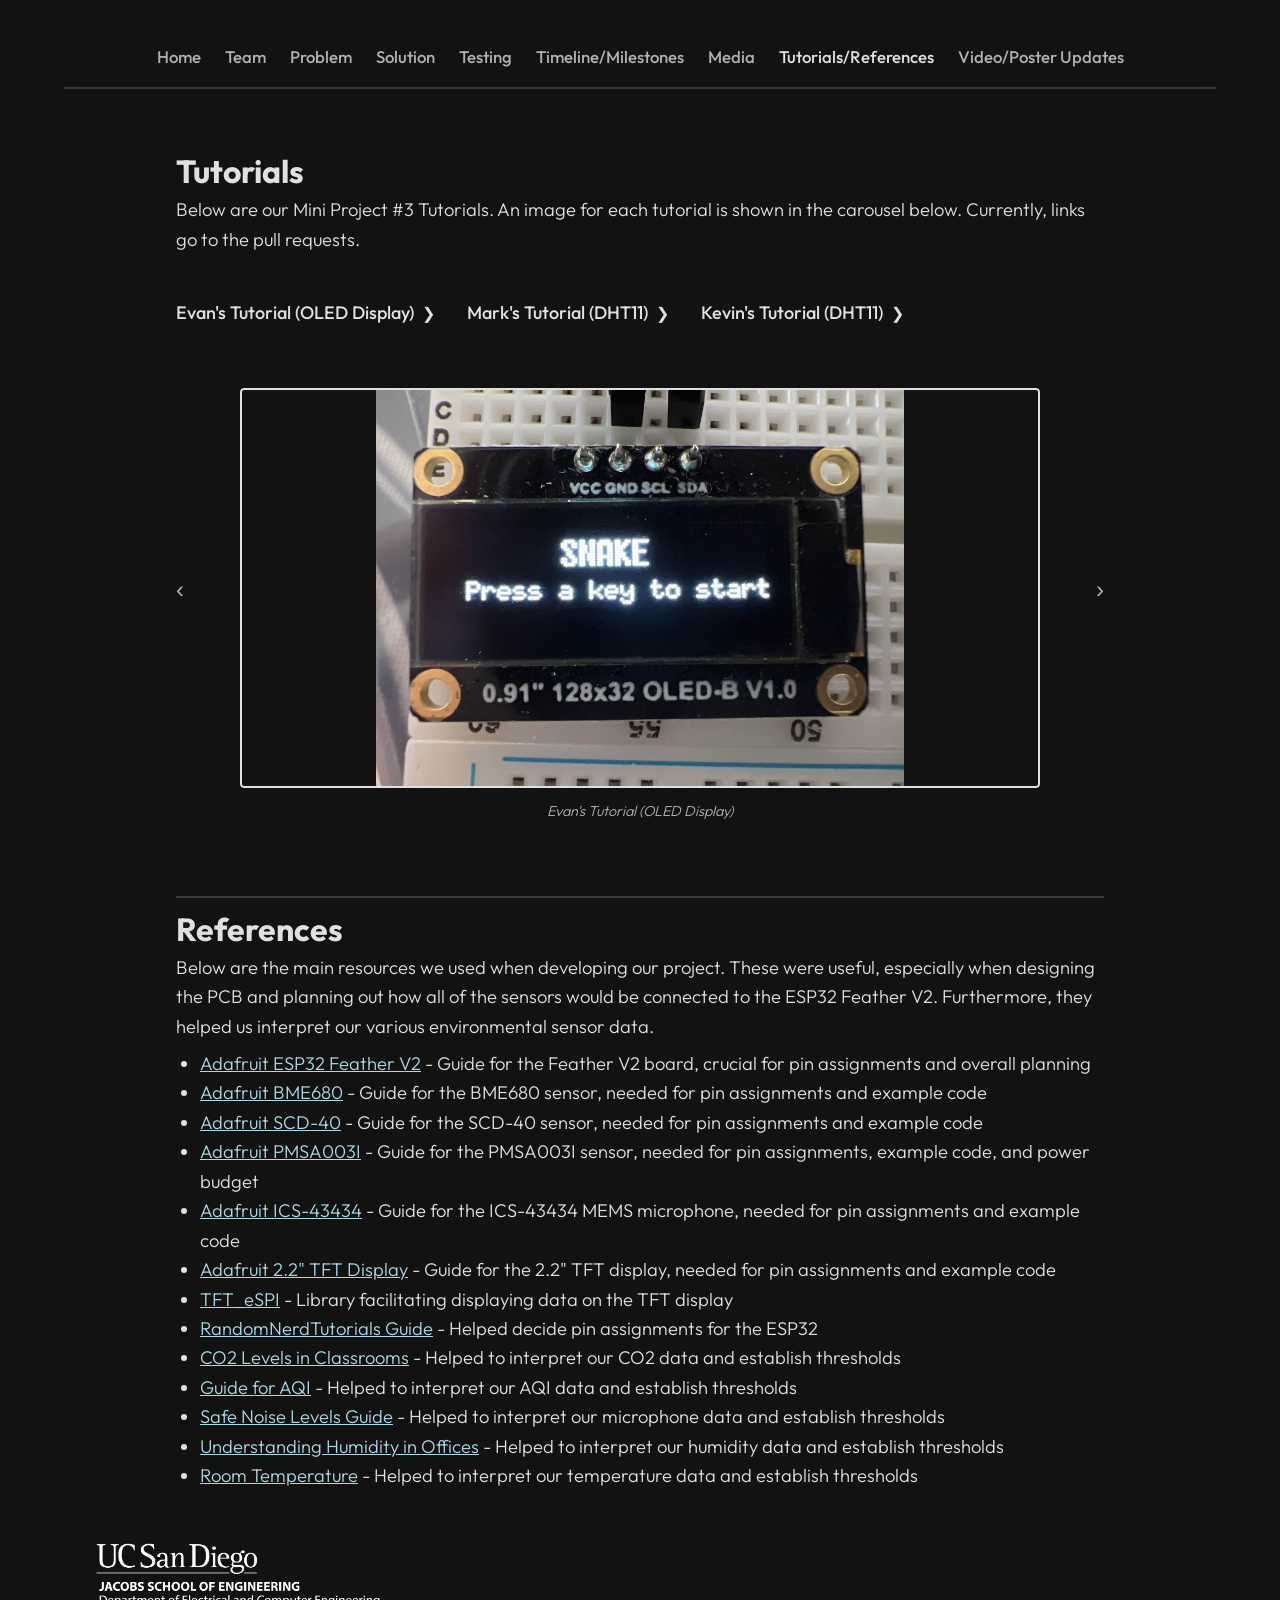
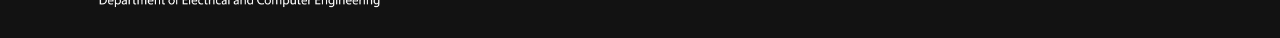
<file: tutorials.html>
<!DOCTYPE html>
<html lang="en">
  <head>
    <meta charset="UTF-8" />
    <meta name="viewport" content="width=device-width, initial-scale=1.0" />
    <title>196 Team 6</title>

    <!-- Preload critical resources -->
    <link rel="preload" href="components/header.js" as="script" />
    <link rel="preload" href="components/footer.js" as="script" />
    <link rel="preload" href="css/critical.css" as="style" />
    <link rel="preconnect" href="https://fonts.googleapis.com" />
    <link rel="preconnect" href="https://fonts.gstatic.com" crossorigin />

    <!-- Stylesheets -->
    <link rel="stylesheet" href="css/critical.css" />
    <link
      rel="stylesheet"
      href="https://cdnjs.cloudflare.com/ajax/libs/animate.css/4.1.1/animate.min.css"
    />
    <link rel="stylesheet" href="css/styles.css" />

    <!-- Prefetch other pages -->
    <link rel="prefetch" href="index.html" />
    <link rel="prefetch" href="team.html" />
    <link rel="prefetch" href="problem.html" />
    <link rel="prefetch" href="solution.html" />
    <link rel="prefetch" href="timeline.html" />
    <link rel="prefetch" href="media.html" />
    <link rel="prefetch" href="updates.html" />

    <script src="components/header.js"></script>
    <script src="components/footer.js"></script>
  </head>
  <body>
    <site-header></site-header>

    <main class="container">
      <section class="animate__animated animate__fadeIn">
        <h1>Tutorials</h1>
        <p>
          Below are our Mini Project #3 Tutorials. An image for each tutorial is
          shown in the carousel below. Currently, links go to the pull requests.
        </p>

        <div class="button-container" style="justify-content: flex-start">
          <a
            href="https://github.com/ECE-196/docs/pull/11"
            class="arrow-button animate__animated"
            data-text="Evan's Tutorial (OLED Display)"
            >Evan's Tutorial (OLED Display)</a
          >
          <a
            href="https://github.com/ECE-196/docs/pull/58"
            class="arrow-button animate__animated"
            data-text="Mark's Tutorial (DHT11)"
            >Mark's Tutorial (DHT11)</a
          >
          <a
            href="https://github.com/ECE-196/docs/pull/32"
            class="arrow-button animate__animated"
            data-text="Kevin's Tutorial (DHT11)"
            >Kevin's Tutorial (DHT11)</a
          >
        </div>

        <!-- New carousel section -->
        <div class="carousel-container">
          <button class="carousel-arrow carousel-prev" id="prevTutorials">
            ‹
          </button>
          <div class="carousel-content">
            <div class="carousel-images" id="carouselTutorials-images">
              <!-- Images will be populated by JavaScript -->
            </div>
            <div class="carousel-caption">
              <p class="image-caption" id="captionTutorials">Loading...</p>
            </div>
          </div>
          <button class="carousel-arrow carousel-next" id="nextTutorials">
            ›
          </button>
        </div>
      </section>

      <section class="animate__animated animate__fadeIn">
        <h1 class="section-divider">References</h1>
        <p>
          Below are the main resources we used when developing our project.
          These were useful, especially when designing the PCB and planning out how 
          all of the sensors would be connected to the ESP32 Feather V2. Furthermore,
          they helped us interpret our various environmental sensor data.
        </p>

        <ul style="list-style-position: outside; padding-left: 1.5rem">
          <li>
            <a href="https://learn.adafruit.com/adafruit-esp32-feather-v2" style="color: lightblue"
              >Adafruit ESP32 Feather V2</a
            >
            - Guide for the Feather V2 board, crucial for pin assignments and overall planning
          </li>
          <li>
            <a
              href="https://learn.adafruit.com/adafruit-bme680-humidity-temperature-barometic-pressure-voc-gas"
              style="color: lightblue"
              >Adafruit BME680</a
            >
            - Guide for the BME680 sensor, needed for pin assignments and example code
          </li>
          <li>
            <a
              href="https://learn.adafruit.com/adafruit-scd-40-and-scd-41"
              style="color: lightblue"
              >Adafruit SCD-40</a
            >
            - Guide for the SCD-40 sensor, needed for pin assignments and example code
          </li>
          <li>
            <a
              href="https://learn.adafruit.com/pmsa003i"
              style="color: lightblue"
              >Adafruit PMSA003I</a
            >
            - Guide for the PMSA003I sensor, needed for pin assignments, example code, and power budget
          </li>
          <li>
            <a
              href="https://learn.adafruit.com/adafruit-i2s-mems-microphone-breakout"
              style="color: lightblue"
              >Adafruit ICS-43434</a
            >
            - Guide for the ICS-43434 MEMS microphone, needed for pin assignments and example code
          </li>
          <li>
            <a
              href="https://learn.adafruit.com/2-2-tft-display"
              style="color: lightblue"
              >Adafruit 2.2" TFT Display</a
            >
            - Guide for the 2.2" TFT display, needed for pin assignments and example code
          </li>
          <li>
            <a
              href="https://github.com/Bodmer/TFT_eSPI"
              style="color: lightblue"
              >TFT_eSPI</a
            >
            - Library facilitating displaying data on the TFT display
          </li>
          <li>
            <a
              href="https://randomnerdtutorials.com/esp32-pinout-reference-gpios/"
              style="color: lightblue"
              >RandomNerdTutorials Guide</a
            >
            - Helped decide pin assignments for the ESP32
          </li>
          <li>
            <a
              href="https://www.co2meter.com/blogs/news/ashrae-co2-standards-classrooms?srsltid=AfmBOor7XI9rCgpfgavgJjEHS4uZsrxMtEYLRIWzzJN5HmR2Sr-pdOdc"
              style="color: lightblue"
              >CO2 Levels in Classrooms</a
            >
            - Helped to interpret our CO2 data and establish thresholds
          </li>
          <li>
            <a
              href="https://www.iqair.com/us/support/knowledge-base/KA-5110-US"
              style="color: lightblue"
              >Guide for AQI</a
            >
            - Helped to interpret our AQI data and establish thresholds
          </li>
          <li>
            <a
              href="https://hearinghealthfoundation.org/keeplistening/decibels#:~:text=Decibels%20are%20the%20unit%20of,normal%20conversation%20between%20two%20people"
              style="color: lightblue"
              >Safe Noise Levels Guide</a
            >
            - Helped to interpret our microphone data and establish thresholds
          </li>
          <li>
            <a
              href="https://delos.com/blog/why-optimal-humidity-matters-in-offices/"
              style="color: lightblue"
              >Understanding Humidity in Offices</a
            >
            - Helped to interpret our humidity data and establish thresholds
          </li>
          <li>
            <a
              href="https://en.wikipedia.org/wiki/Room_temperature"
              style="color: lightblue"
              >Room Temperature</a
            >
            - Helped to interpret our temperature data and establish thresholds
          </li>
        </ul>
        <p></p>
      </section>
    </main>

    <site-footer></site-footer>

    <script src="js/carousel.js"></script>
    <script src="js/main.js"></script>
  </body>
</html>
</file>
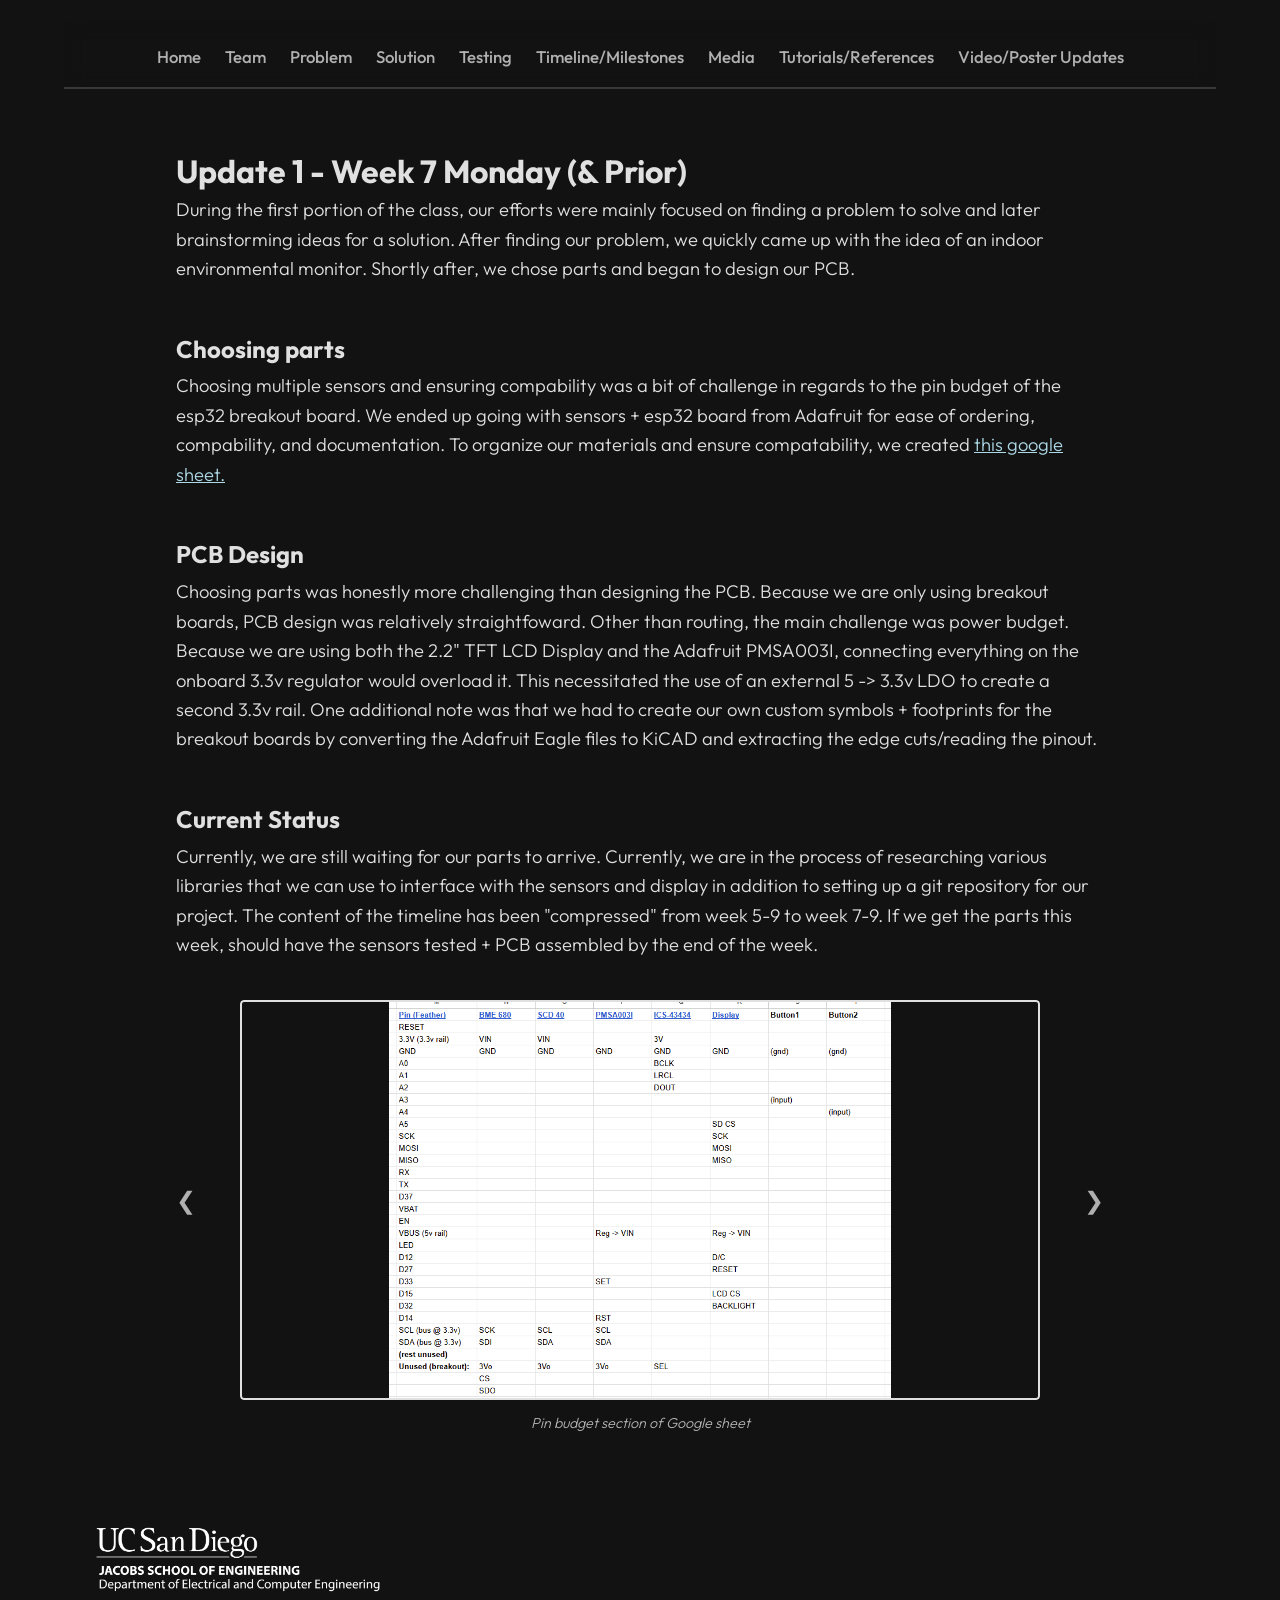
<file: update1.html>
<!DOCTYPE html>
<html lang="en">
  <head>
    <meta charset="UTF-8" />
    <meta name="viewport" content="width=device-width, initial-scale=1.0" />
    <title>196 Team 6</title>

    <!-- Preload critical resources -->
    <link rel="preload" href="components/header.js" as="script" />
    <link rel="preload" href="components/footer.js" as="script" />
    <link rel="preload" href="css/critical.css" as="style" />
    <link rel="preconnect" href="https://fonts.googleapis.com" />
    <link rel="preconnect" href="https://fonts.gstatic.com" crossorigin />

    <!-- Stylesheets -->
    <link rel="stylesheet" href="css/critical.css" />
    <link
      rel="stylesheet"
      href="https://cdnjs.cloudflare.com/ajax/libs/animate.css/4.1.1/animate.min.css"
    />
    <link rel="stylesheet" href="css/styles.css" />

    <!-- Prefetch other pages -->
    <link rel="prefetch" href="timeline.html" />

    <script src="components/header.js"></script>
    <script src="components/footer.js"></script>
  </head>
  <body>
    <site-header></site-header>

    <main class="container">
      <section class="animate__animated animate__fadeIn">
        <h1>Update 1 - Week 7 Monday (& Prior)</h1>

        <p>
          During the first portion of the class, our efforts were mainly focused
          on finding a problem to solve and later brainstorming ideas for a
          solution. After finding our problem, we quickly came up with the idea
          of an indoor environmental monitor. Shortly after, we chose parts and
          began to design our PCB.
        </p>

        <h2>Choosing parts</h2>
        <p>
          Choosing multiple sensors and ensuring compability was a bit of
          challenge in regards to the pin budget of the esp32 breakout board. We
          ended up going with sensors + esp32 board from Adafruit for ease of
          ordering, compability, and documentation. To organize our materials
          and ensure compatability, we created
          <a
            href="https://docs.google.com/spreadsheets/d/131sWxI_M1ms29DY5qt7oAHl-zEb3N0CwOz0BO7ZT33k/edit?usp=sharing"
            style="color: lightblue"
            >this google sheet.</a
          >
        </p>

        <h2>PCB Design</h2>
        <p>
          Choosing parts was honestly more challenging than designing the PCB.
          Because we are only using breakout boards, PCB design was relatively
          straightfoward. Other than routing, the main challenge was power
          budget. Because we are using both the 2.2" TFT LCD Display and the
          Adafruit PMSA003I, connecting everything on the onboard 3.3v regulator
          would overload it. This necessitated the use of an external 5 -> 3.3v
          LDO to create a second 3.3v rail. One additional note was that we had to 
          create our own custom symbols + footprints for the breakout boards by converting
          the Adafruit Eagle files to KiCAD and extracting the edge cuts/reading the pinout.
        </p>

        <h2>Current Status</h2>
        <p>
          Currently, we are still waiting for our parts to arrive. Currently, we
          are in the process of researching various libraries that we can use to
          interface with the sensors and display in addition to setting up a git
          repository for our project. The content of the timeline has been
          "compressed" from week 5-9 to week 7-9. If we get the parts this week,
          should have the sensors tested + PCB assembled by the end of the week.
        </p>

        <div class="carousel-container" id="carouselUpdate1">
          <button
            class="carousel-arrow carousel-prev"
            id="prevUpdate1"
            aria-label="Previous image"
          >
            ❮
          </button>
          <div class="carousel-content">
            <div id="carouselUpdate1-images" class="carousel-images">
              <!-- Images will be loaded via JavaScript -->
            </div>
            <p id="captionUpdate1" class="image-caption carousel-caption"></p>
          </div>
          <button
            class="carousel-arrow carousel-next"
            id="nextUpdate1"
            aria-label="Next image"
          >
            ❯
          </button>
        </div>
      </section>
    </main>

    <site-footer></site-footer>

    <script src="js/carousel.js"></script>
    <script src="js/main.js"></script>
  </body>
</html>
</file>
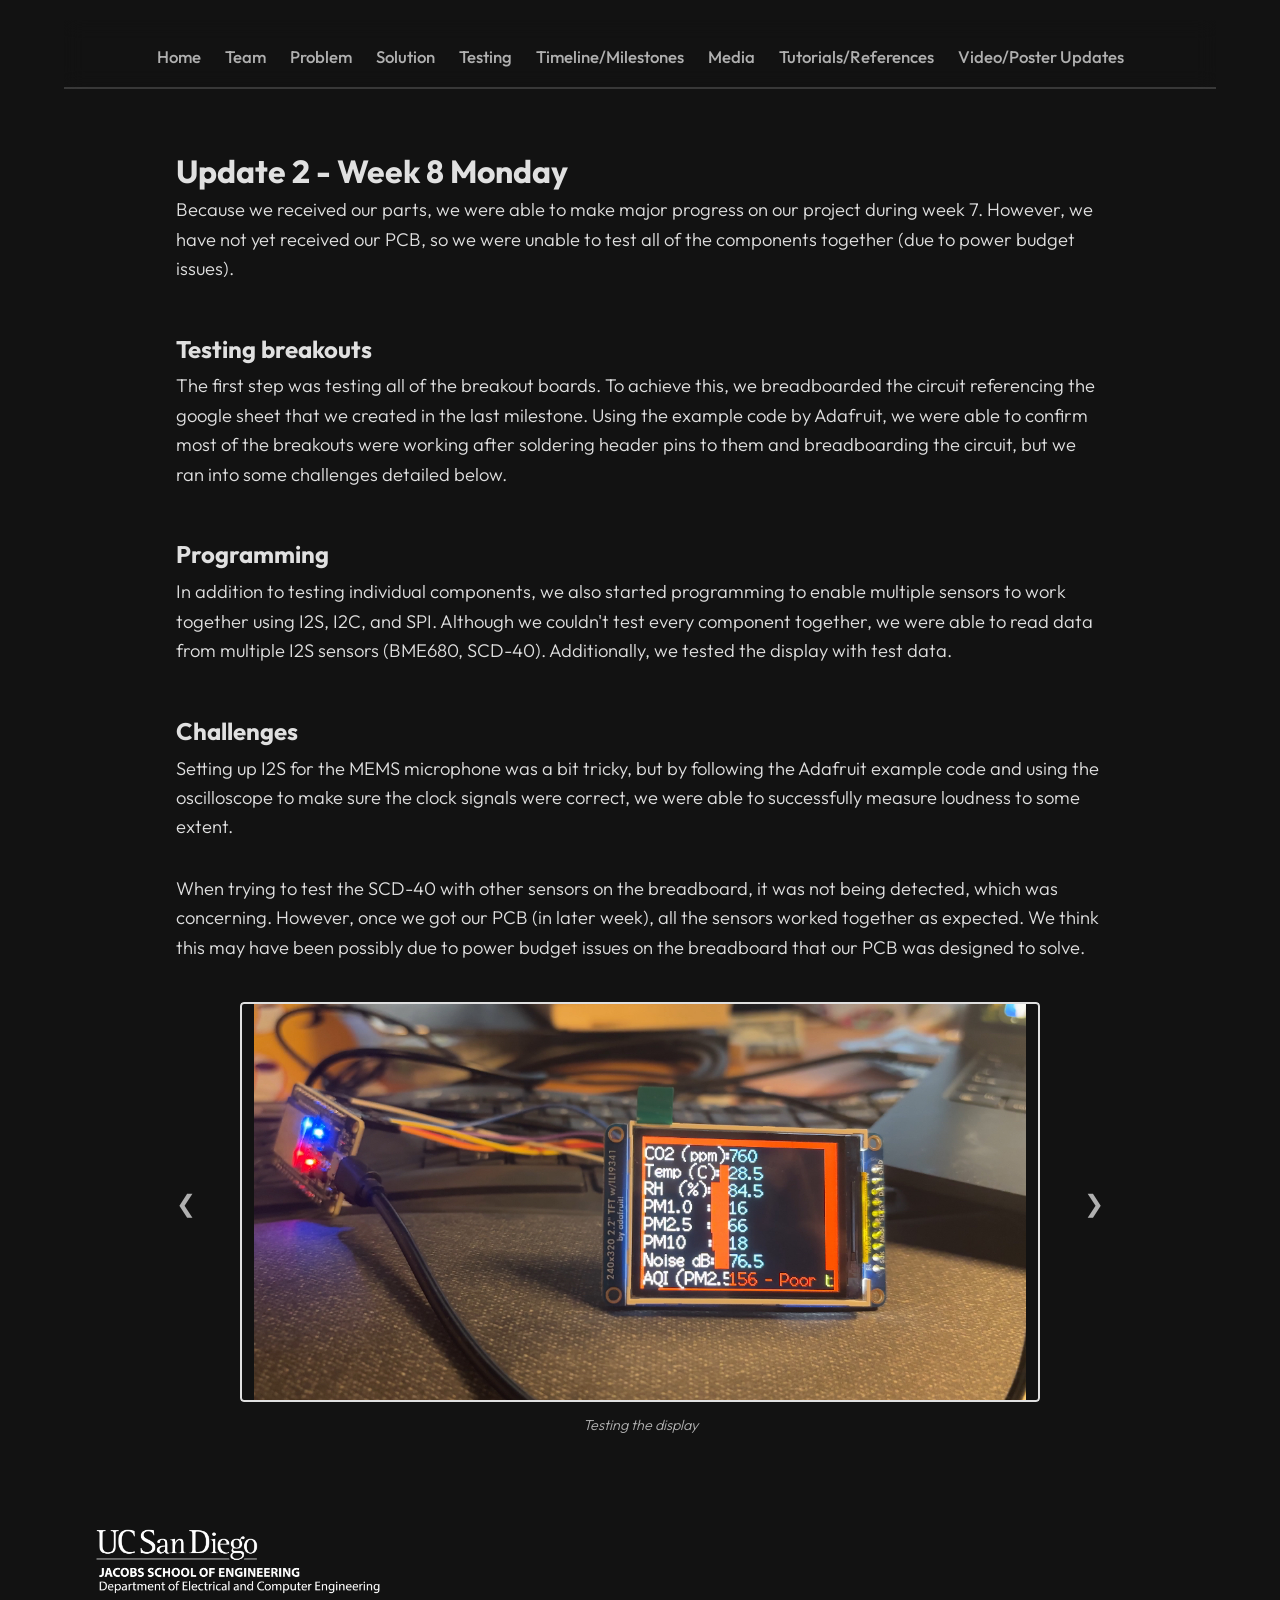
<file: update2.html>
<!DOCTYPE html>
<html lang="en">
  <head>
    <meta charset="UTF-8" />
    <meta name="viewport" content="width=device-width, initial-scale=1.0" />
    <title>196 Team 6</title>

    <!-- Preload critical resources -->
    <link rel="preload" href="components/header.js" as="script" />
    <link rel="preload" href="components/footer.js" as="script" />
    <link rel="preload" href="css/critical.css" as="style" />
    <link rel="preconnect" href="https://fonts.googleapis.com" />
    <link rel="preconnect" href="https://fonts.gstatic.com" crossorigin />

    <!-- Stylesheets -->
    <link rel="stylesheet" href="css/critical.css" />
    <link
      rel="stylesheet"
      href="https://cdnjs.cloudflare.com/ajax/libs/animate.css/4.1.1/animate.min.css"
    />
    <link rel="stylesheet" href="css/styles.css" />

    <!-- Prefetch other pages -->
    <link rel="prefetch" href="timeline.html" />

    <script src="components/header.js"></script>
    <script src="components/footer.js"></script>
  </head>
  <body>
    <site-header></site-header>

    <main class="container">
      <section class="animate__animated animate__fadeIn">
        <h1>Update 2 - Week 8 Monday</h1>

        <p>
          Because we received our parts, we were able to make major progress on
          our project during week 7. However, we have not yet received our PCB,
          so we were unable to test all of the components together (due to power
          budget issues).
        </p>

        <h2>Testing breakouts</h2>
        <p>
          The first step was testing all of the breakout boards. To achieve
          this, we breadboarded the circuit referencing the google sheet that we
          created in the last milestone. Using the example code by Adafruit, we
          were able to confirm most of the breakouts were working after soldering
          header pins to them and breadboarding the circuit, but we ran into some
          challenges detailed below.
        </p>

        <h2>Programming</h2>
        <p>
          In addition to testing individual components, we also started
          programming to enable multiple sensors to work together using I2S,
          I2C, and SPI. Although we couldn't test every component together, we
          were able to read data from multiple I2S sensors (BME680, SCD-40).
          Additionally, we tested the display with test data.
        </p>

        <h2>Challenges</h2>
        <p>
          Setting up I2S for the MEMS microphone was a bit tricky, but by
          following the Adafruit example code and using the oscilloscope to make
          sure the clock signals were correct, we were able to successfully
          measure loudness to some extent.
        </p>

        <p>
          When trying to test the SCD-40 with other sensors on the breadboard, it was not being detected, 
          which was concerning. However, once we got our PCB (in later week), all the sensors worked together as expected.
          We think this may have been possibly due to power budget issues on the breadboard that our PCB was
          designed to solve.
        </p>

        <div class="carousel-container" id="carouselUpdate2">
          <button
            class="carousel-arrow carousel-prev"
            id="prevUpdate2"
            aria-label="Previous image"
          >
            ❮
          </button>
          <div class="carousel-content">
            <div id="carouselUpdate2-images" class="carousel-images">
              <!-- Images will be loaded via JavaScript -->
            </div>
            <p id="captionUpdate2" class="image-caption carousel-caption"></p>
          </div>
          <button
            class="carousel-arrow carousel-next"
            id="nextUpdate2"
            aria-label="Next image"
          >
            ❯
          </button>
        </div>
      </section>
    </main>

    <site-footer></site-footer>

    <script src="js/carousel.js"></script>
    <script src="js/main.js"></script>
  </body>
</html>
</file>
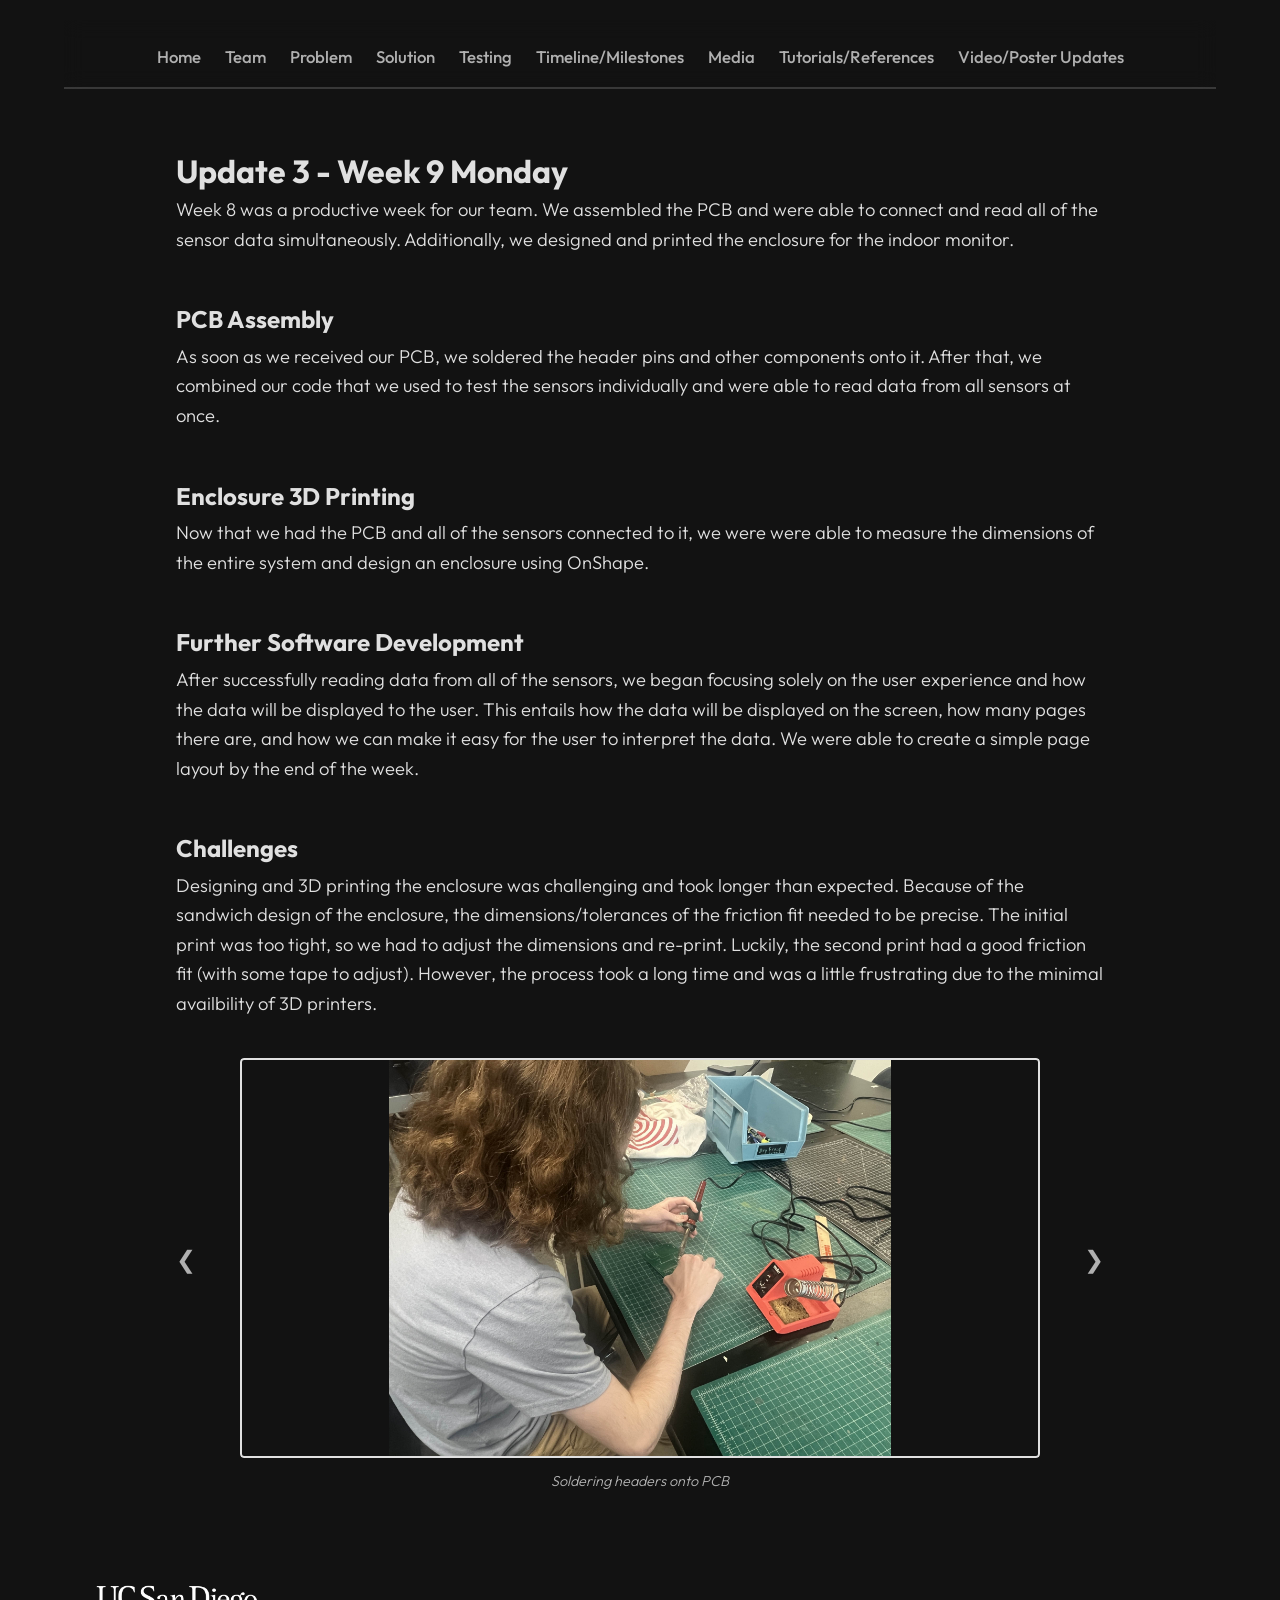
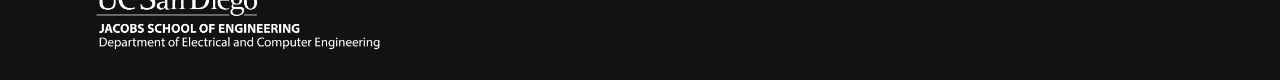
<file: update3.html>
<!DOCTYPE html>
<html lang="en">
  <head>
    <meta charset="UTF-8" />
    <meta name="viewport" content="width=device-width, initial-scale=1.0" />
    <title>196 Team 6</title>

    <!-- Preload critical resources -->
    <link rel="preload" href="components/header.js" as="script" />
    <link rel="preload" href="components/footer.js" as="script" />
    <link rel="preload" href="css/critical.css" as="style" />
    <link rel="preconnect" href="https://fonts.googleapis.com" />
    <link rel="preconnect" href="https://fonts.gstatic.com" crossorigin />

    <!-- Stylesheets -->
    <link rel="stylesheet" href="css/critical.css" />
    <link
      rel="stylesheet"
      href="https://cdnjs.cloudflare.com/ajax/libs/animate.css/4.1.1/animate.min.css"
    />
    <link rel="stylesheet" href="css/styles.css" />

    <!-- Prefetch other pages -->
    <link rel="prefetch" href="timeline.html" />

    <script src="components/header.js"></script>
    <script src="components/footer.js"></script>
  </head>
  <body>
    <site-header></site-header>

    <main class="container">
      <section class="animate__animated animate__fadeIn">
        <h1>Update 3 - Week 9 Monday</h1>

        <p>
          Week 8 was a productive week for our team. We assembled the PCB and were able to connect and 
          read all of the sensor data simultaneously. Additionally, we designed and printed the 
          enclosure for the indoor monitor.
        </p>

        <h2>PCB Assembly</h2>
        <p>
          As soon as we received our PCB, we soldered the header pins and other components onto it. After that,
          we combined our code that we used to test the sensors individually and were able to read data from all sensors at once.
        </p>

        <h2>Enclosure 3D Printing</h2>
        <p>
          Now that we had the PCB and all of the sensors connected to it, we were were able to measure the dimensions
          of the entire system and design an enclosure using OnShape.
        </p>

        <h2>Further Software Development</h2>
        <p>
          After successfully reading data from all of the sensors, we began focusing solely on the user experience
          and how the data will be displayed to the user. This entails how the data will be displayed on the screen,
          how many pages there are, and how we can make it easy for the user to interpret the data. We were able 
          to create a simple page layout by the end of the week.
        </p>

        <h2>Challenges</h2>
        <p>
          Designing and 3D printing the enclosure was challenging and took longer than expected. Because of the sandwich
          design of the enclosure, the dimensions/tolerances of the friction fit needed to be precise. The initial 
          print was too tight, so we had to adjust the dimensions and re-print. Luckily, the second print 
          had a good friction fit (with some tape to adjust). However, the process took a long time and was 
          a little frustrating due to the minimal availbility of 3D printers.
        </p>

        <div class="carousel-container" id="carouselUpdate3">
          <button
            class="carousel-arrow carousel-prev"
            id="prevUpdate3"
            aria-label="Previous image"
          >
            ❮
          </button>
          <div class="carousel-content">
            <div id="carouselUpdate3-images" class="carousel-images">
              <!-- Images will be loaded via JavaScript -->
            </div>
            <p id="captionUpdate3" class="image-caption carousel-caption"></p>
          </div>
          <button
            class="carousel-arrow carousel-next"
            id="nextUpdate3"
            aria-label="Next image"
          >
            ❯
          </button>
        </div>
      </section>
    </main>

    <site-footer></site-footer>

    <script src="js/carousel.js"></script>
    <script src="js/main.js"></script>
  </body>
</html>
</file>
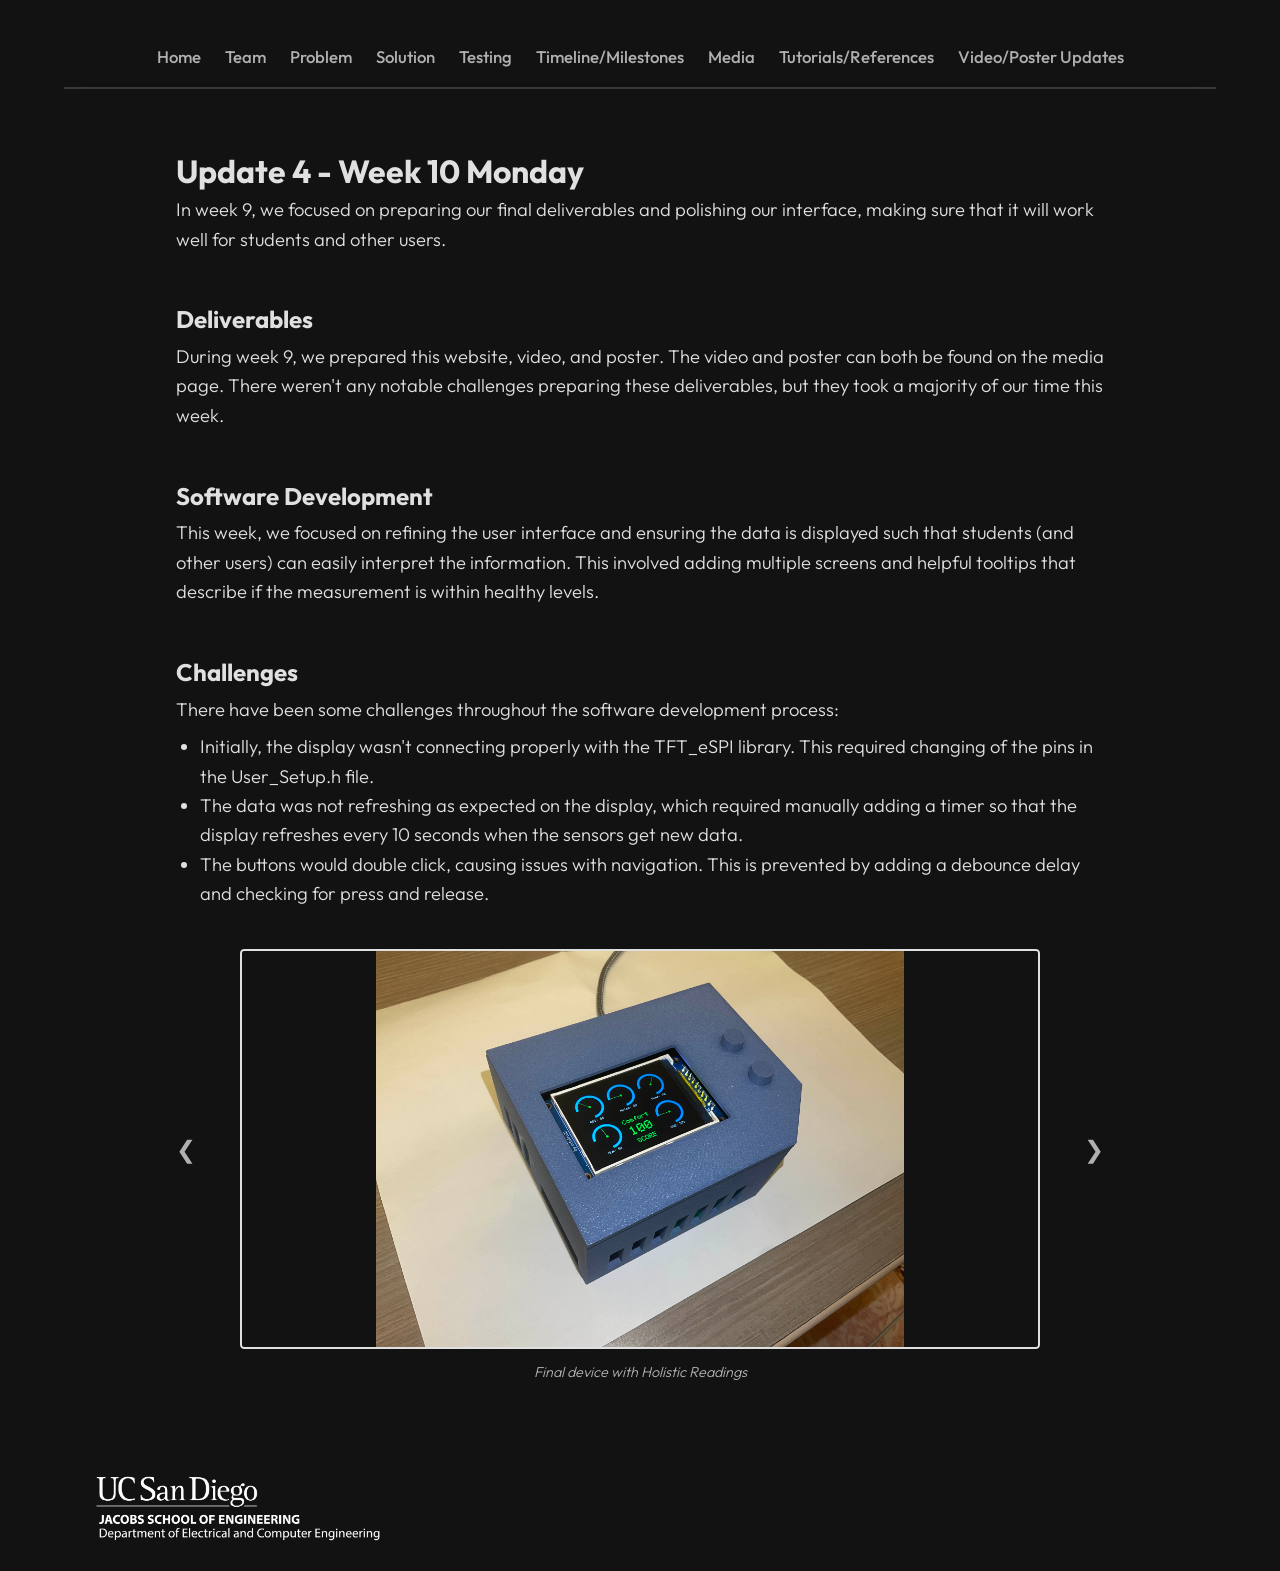
<file: update4.html>
<!DOCTYPE html>
<html lang="en">
  <head>
    <meta charset="UTF-8" />
    <meta name="viewport" content="width=device-width, initial-scale=1.0" />
    <title>196 Team 6</title>

    <!-- Preload critical resources -->
    <link rel="preload" href="components/header.js" as="script" />
    <link rel="preload" href="components/footer.js" as="script" />
    <link rel="preload" href="css/critical.css" as="style" />
    <link rel="preconnect" href="https://fonts.googleapis.com" />
    <link rel="preconnect" href="https://fonts.gstatic.com" crossorigin />

    <!-- Stylesheets -->
    <link rel="stylesheet" href="css/critical.css" />
    <link
      rel="stylesheet"
      href="https://cdnjs.cloudflare.com/ajax/libs/animate.css/4.1.1/animate.min.css"
    />
    <link rel="stylesheet" href="css/styles.css" />

    <!-- Prefetch other pages -->
    <link rel="prefetch" href="timeline.html" />

    <script src="components/header.js"></script>
    <script src="components/footer.js"></script>
  </head>
  <body>
    <site-header></site-header>

    <main class="container">
      <section class="animate__animated animate__fadeIn">
        <h1>Update 4 - Week 10 Monday</h1>

        <p>
          In week 9, we focused on preparing our final deliverables and polishing our interface, 
          making sure that it will work well for students and other users.
        </p>

        <h2>Deliverables</h2>
        <p>
          During week 9, we prepared this website, video, and poster. The video and poster
          can both be found on the media page. There weren't any notable challenges preparing these deliverables,
          but they took a majority of our time this week.
        </p>

        <h2>Software Development</h2>
        <p>
          This week, we focused on refining the user interface and ensuring the data is displayed
          such that students (and other users) can easily interpret the information. This involved
          adding multiple screens and helpful tooltips that describe if the measurement is within 
          healthy levels.
        </p>

        <h2>Challenges</h2>
        <p>
          There have been some challenges throughout the software development process:
            <ul>
                <li>
                Initially, the display wasn't connecting properly with the TFT_eSPI library. This 
                required changing of the pins in the User_Setup.h file.
                </li>
                <li>
                The data was not refreshing as expected on the display, which required 
                manually adding a timer so that the display refreshes every 10 seconds
                when the sensors get new data.
                </li>
                <li>
                The buttons would double click, causing issues with navigation. This is prevented
                by adding a debounce delay and checking for press and release.
                </li>
            </ul>
        </p>

        <div class="carousel-container" id="carouselUpdate4">
          <button
            class="carousel-arrow carousel-prev"
            id="prevUpdate4"
            aria-label="Previous image"
          >
            ❮
          </button>
          <div class="carousel-content">
            <div id="carouselUpdate4-images" class="carousel-images">
              <!-- Images will be loaded via JavaScript -->
            </div>
            <p id="captionUpdate4" class="image-caption carousel-caption"></p>
          </div>
          <button
            class="carousel-arrow carousel-next"
            id="nextUpdate4"
            aria-label="Next image"
          >
            ❯
          </button>
        </div>
      </section>
    </main>

    <site-footer></site-footer>

    <script src="js/carousel.js"></script>
    <script src="js/main.js"></script>
  </body>
</html>
</file>
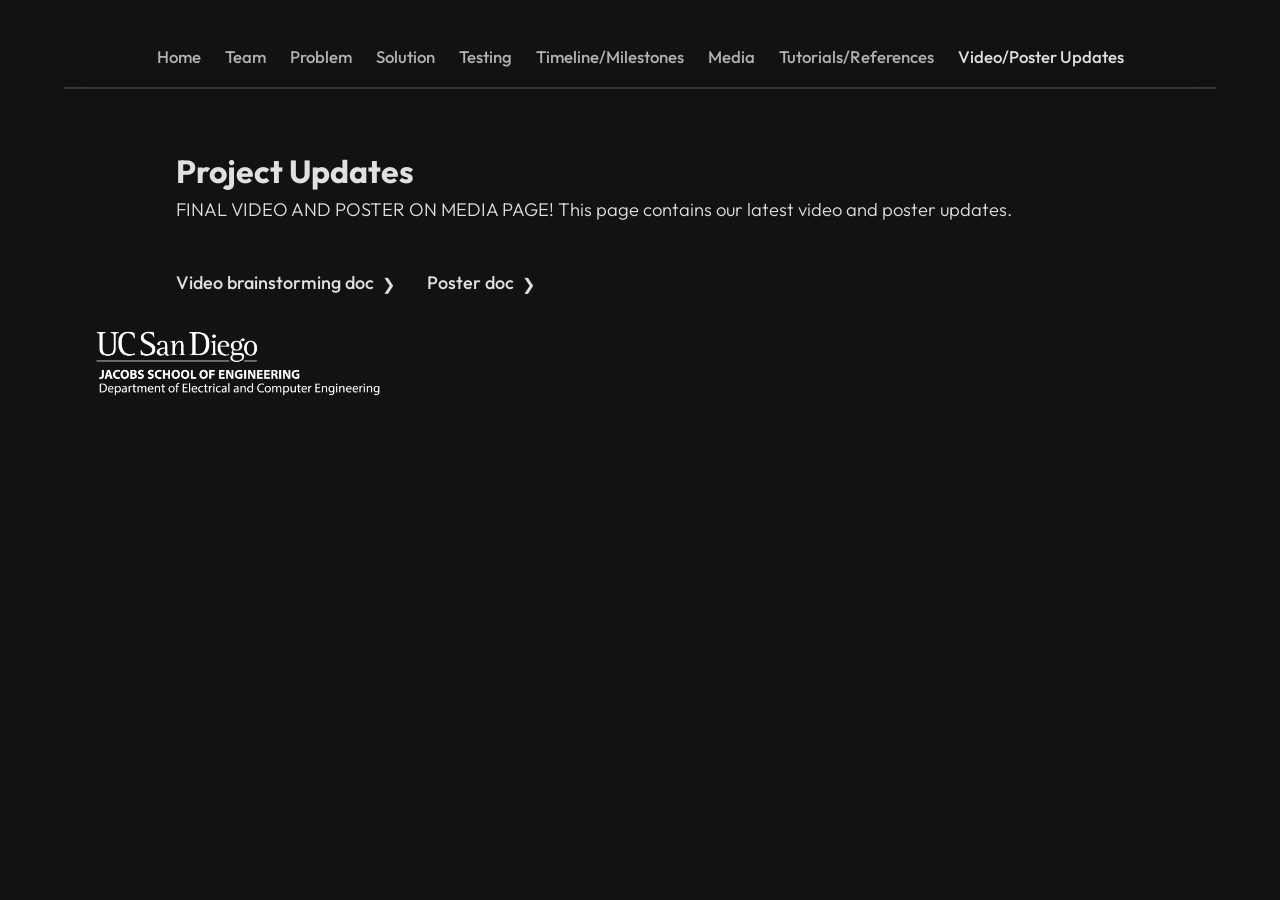
<file: updates.html>
<!DOCTYPE html>
<html lang="en">
  <head>
    <meta charset="UTF-8" />
    <meta name="viewport" content="width=device-width, initial-scale=1.0" />
    <title>196 Team 6</title>

    <!-- Preload critical resources -->
    <link rel="preload" href="components/header.js" as="script" />
    <link rel="preload" href="components/footer.js" as="script" />
    <link rel="preload" href="css/critical.css" as="style" />
    <link rel="preconnect" href="https://fonts.googleapis.com" />
    <link rel="preconnect" href="https://fonts.gstatic.com" crossorigin />

    <!-- Stylesheets -->
    <link rel="stylesheet" href="css/critical.css" />
    <link
      rel="stylesheet"
      href="https://cdnjs.cloudflare.com/ajax/libs/animate.css/4.1.1/animate.min.css"
    />
    <link rel="stylesheet" href="css/styles.css" />

    <!-- Prefetch other pages -->
    <link rel="prefetch" href="index.html" />
    <link rel="prefetch" href="team.html" />
    <link rel="prefetch" href="problem.html" />
    <link rel="prefetch" href="solution.html" />
    <link rel="prefetch" href="timeline.html" />
    <link rel="prefetch" href="media.html" />

    <script src="components/header.js"></script>
    <script src="components/footer.js"></script>
  </head>
  <body>
    <site-header></site-header>

    <main class="container">
      <section class="animate__animated animate__fadeIn" , style="width: 960px">
        <h1>Project Updates</h1>
        <div>
          <p>FINAL VIDEO AND POSTER ON MEDIA PAGE! This page contains our latest video and poster updates.</p>

          <div
            class="updates-buttons"
            style="display: flex; gap: 2rem; margin-top: 2rem"
          >
            <a
              href="https://docs.google.com/document/d/1nY2Ka7Y3XI_XACAQ6TojjjEhPKoFLI1SUjq2enrkr1g/edit?usp=sharing"
              class="arrow-button animate__animated"
              data-text="Video document"
              >Video brainstorming doc</a
            >
            <a
              href="https://docs.google.com/presentation/d/1_VPivhub23iWHLk9dy6NbghiHQpfHM4sMUpvjbe9XUU/edit?usp=sharing"
              class="arrow-button animate__animated"
              data-text="Poster document"
              >Poster doc</a
            >
          </div>
        </div>
      </section>
    </main>

    <site-footer></site-footer>

    <script src="js/main.js"></script>
  </body>
</html>
</file>
<file: css/critical.css>
:root {
  --content-width: 960px;
  --divider-color: rgba(176, 176, 176, 0.25);
  --text-primary: #e0e0e0;
  --text-secondary: #b0b0b0;
}

.nav-container {
  position: fixed;
  top: 20px;
  left: 0;
  right: 0;
  z-index: 1000;
  display: flex;
  justify-content: center;
  width: 100%;
  transition: top 0.3s ease;
}

.navbar {
  display: flex;
  justify-content: center;
  align-items: center;
  background-color: rgba(38, 38, 38, 0.95);
  backdrop-filter: blur(10px);
  padding: 1rem 2rem;
  border-radius: 16px;
  max-width: calc(var(--content-width) * 1.2);
  width: 100%;
  box-shadow: 0 4px 20px rgba(0, 0, 0, 0.3);
  transition: all 0.3s ease;
  border-bottom: 2px solid transparent;
}

.navbar.no-transition {
  transition: none !important;
}

.navbar.at-top {
  border-radius: 0;
  background-color: transparent;
  box-shadow: none;
  border-bottom: 2px solid var(--divider-color);
  padding-top: 1.5rem;
}

.nav-logo {
  font-size: 1.2rem;
  font-weight: 600;
}

.nav-links {
  display: flex;
  gap: 1.5rem;
}

.nav-link {
  color: var(--text-secondary);
  text-decoration: none;
  font-weight: 500;
}

.nav-link:hover {
  color: var(--text-primary);
  transition: color 0.3s;
}

.nav-link.active {
  color: var(--text-primary);
}

@media (max-width: 768px) {
  .navbar {
    flex-direction: column;
    gap: 1rem;
  }

  .navbar.at-top {
    padding-top: 1rem;
  }
}

/* Footer styles */
footer {
  position: relative;
  width: 100%;
  padding: 20px 0 30px; /* Increased bottom padding */
  margin-top: auto;
}

.footer-container {
  max-width: calc(var(--content-width) * 1.2);
  margin: 0 auto;
  padding: 0 2rem;
  display: flex;
  justify-content: flex-start;
}

.footer-logo {
  max-height: 65px; /* Increased from 50px to make logo bigger */
  width: auto;
  margin-left: 0;
  border: none;
}
</file>
<file: css/styles.css>
@import url("https://fonts.googleapis.com/css2?family=Outfit:wght@300;400;500;600;700&display=swap");

:root {
  --bg-color: #121212;
  --card-bg: #1e1e1e;
  --text-primary: #e0e0e0;
  --text-secondary: #b0b0b0;
  --accent: #6366f1;
  --content-width: 960px;
  --team-content-width: 1800px;
  --spacing-sm: 1rem;
  --spacing-md: 2rem;
  --spacing-lg: 4rem;
  --border-radius: 16px;
  --image-border-radius: 4px;
  --divider-color: rgba(176, 176, 176, 0.25);
}

/* Hide scrollbar while maintaining functionality */
html {
  scrollbar-width: none;
  -ms-overflow-style: none;
}

::-webkit-scrollbar {
  display: none;
}

* {
  margin: 0;
  padding: 0;
  box-sizing: border-box;
}

body {
  font-family: "Outfit", sans-serif;
  background-color: var(--bg-color);
  color: var(--text-primary);
  line-height: 1.6;
  padding-top: 100px;
  font-size: 1.05rem;
  min-height: 100vh;
  display: flex;
  flex-direction: column;
}

.container {
  max-width: var(--content-width);
  margin: 0 auto;
  padding: 0 var(--spacing-sm);
}

.team-container {
  max-width: var(--team-content-width);
  margin: 0 auto;
  padding: 0 var(--spacing-sm);
}

h1,
h2 {
  font-weight: 700;
  line-height: 1.2;
}

.super-heading {
  font-size: 6rem;
  font-weight: 800;
  margin-bottom: 2rem;
  color: #ffffff;
  letter-spacing: -0.02em;
  line-height: 1.1;
}

/* Home page specific spacing */
.home-super-heading {
  margin-bottom: 0rem;
}

.home-h1 {
  margin-top: -0.5rem;
  padding-top: 0.5rem; 
  margin-bottom: 2rem;
}

h1 {
  font-size: 2rem;
  margin-top: var(--spacing-md);
  margin-bottom: 0.3rem;
  padding-top: 1.25rem;
}

h1.section-divider {
  padding-top: 0.75rem;
}

h2 {
  font-size: 1.5rem;
  margin-top: var(--spacing-md);
  margin-bottom: 0.5rem;
  padding-top: 1.2rem;
  color: var(--text-secondary);
}

/* Style h2 elements in update pages to match solution page h2 color */
.container > section > h2 {
  color: var(--text-primary);
}

.section-divider,
.section-divider-alt {
  border-top: 2px solid var(--divider-color);
}

p {
  margin-bottom: var(--spacing-md);
  font-weight: 300;
  font-size: 1.15rem;
}

/* Problem section styling */
.problem-section p + ul {
  margin-top: -1.5rem;
}

.problem-section ul {
  margin-bottom: 0.5rem;
  margin-top: 0;
  padding-left: 1.5rem;
  list-style-position: outside;
}

.problem-section li {
  margin-bottom: 0;
  font-weight: 300;
  font-size: 1.15rem;
  line-height: 1.6;
}

.problem-section img {
  max-width: 100%;
  border-radius: var(--image-border-radius);
  margin: calc(var(--spacing-md) * 0.5) 0;
}

.problem-section {
  margin-bottom: var(--spacing-md);
}

/* Image and text layout */
.image-text-container {
  display: flex;
  flex-direction: column;
  gap: var(--spacing-md);
  margin-top: 0.3rem;
}

.images-wrapper {
  display: flex;
  flex-direction: column;
  gap: 0.7rem;
}

@media (min-width: 768px) {
  .image-text-container {
    flex-direction: row;
    align-items: flex-start;
  }

  .images-wrapper {
    max-width: 40%;
    order: 2;
  }

  .image-text-container > div:not(.images-wrapper) {
    max-width: 55%;
    order: 1;
    margin-top: 0.5rem;
  }

  .image-text-container img {
    max-width: 100%;
    margin-top: 0;
  }
}

/* Solution page styling */
.top-image-container,
.bottom-image-container {
  margin: 2rem 0;
  text-align: center;
}

.full-width-image {
  width: 100%;
  max-width: 100%;
  height: auto;
  border-radius: var(--image-border-radius);
  object-fit: cover;
}

.centered-image {
  max-width: 80%;
  height: auto;
  margin: 0 auto;
  display: block;
  border-radius: var(--image-border-radius);
}

.image-caption {
  font-size: 0.9rem;
  color: var(--text-secondary);
  text-align: center;
  margin-top: 0.5rem;
  font-style: italic;
  font-weight: 300;
}

.solution-layout {
  display: flex;
  gap: var(--spacing-md);
  margin: 2rem 0;
}

.solution-column {
  flex: 1;
}

.solution-column h2 {
  margin-top: 0;
  padding-top: 0;
  color: var(--text-primary);
}

.solution-column p + ul {
  margin-top: -1.5rem;
}

.solution-column ul {
  margin-bottom: 0.5rem;
  margin-top: 0;
  padding-left: 1.5rem;
  list-style-position: outside;
}

.solution-column li {
  margin-bottom: 0;
  font-weight: 300;
  font-size: 1.15rem;
  line-height: 1.6;
}

/* Add consistent list styling for tutorials and update pages */
.container ul {
  margin-bottom: 0.5rem;
  margin-top: 0;
  padding-left: 1.5rem;
  list-style-position: outside;
}

.container li {
  margin-bottom: 0;
  font-weight: 300;
  font-size: 1.15rem;
  line-height: 1.6;
}

.container p + ul {
  margin-top: -1.5rem;
}

@media (max-width: 768px) {
  .solution-layout {
    flex-direction: column;
  }

  .centered-image {
    max-width: 100%;
  }
}

/* Team styling */
.team-layout {
  display: flex;
  gap: var(--spacing-md);
  margin-top: var(--spacing-md);
  justify-content: center;
  max-width: var(--content-width);
  margin-left: auto;
  margin-right: auto;
}

.team-column {
  display: flex;
  flex-direction: column;
  gap: var(--spacing-md);
  position: relative;
  width: calc(50% - (var(--spacing-md) / 2));
  max-width: 400px;
}

.team-card {
  flex: 0 0 auto;
  padding: 1.5rem 1.5rem 2rem;
  text-align: center;
  opacity: 0;
  will-change: opacity;
  backface-visibility: hidden;
  width: 100%;
}

.team-card img {
  width: 100%;
  height: auto;
  border-radius: var(--image-border-radius);
  margin-bottom: var(--spacing-sm);
}

.team-card h1 {
  margin-top: 0;
  padding-top: 0;
}

.team-info {
  text-align: left;
}

.team-info h2 {
  margin-top: var(--spacing-sm);
  margin-bottom: 0.5rem;
  padding-top: 0;
}

.team-info p {
  margin-bottom: 0.5rem;
}

.divider-card {
  position: relative;
  padding-bottom: var(--spacing-md);
}

.divider-card::after {
  content: "";
  position: absolute;
  bottom: 0;
  left: 0;
  right: 0;
  height: 2px;
  background-color: var(--divider-color);
}

.centered-column {
  justify-content: center;
  position: relative;
  padding: var(--spacing-md) 0;
  display: flex;
  flex-direction: column;
  align-items: center;
}

.card-wrapper {
  position: relative;
  padding: var(--spacing-md) 0;
  width: 100%;
  display: flex;
  justify-content: center;
}

.card-wrapper::before,
.card-wrapper::after {
  content: "";
  position: absolute;
  left: 0;
  right: 0;
  height: 2px;
  background-color: var(--divider-color);
  width: 100%;
}

.card-wrapper::before {
  top: 0;
}

.card-wrapper::after {
  bottom: 0;
}

.team-heading-container {
  position: absolute;
  top: -2rem;
  right: 0;
  text-align: left;
  padding: 1rem;
  z-index: 1;
}

/* Button styling */
.button-container {
  display: flex;
  gap: 2rem;
  margin-top: 2rem;
  margin-bottom: 3rem;
  align-items: center;
  justify-content: flex-end;
  width: 100%;
  position: relative;
}

/* Center button container on home page */
body:has(h1.home-super-heading) .button-container {
  justify-content: center;
}

.button-container-with-line {
  display: flex;
  gap: 2rem;
  margin-top: 2rem;
  margin-bottom: 3rem;
  align-items: center;
  justify-content: flex-end;
  width: 100%;
  position: relative;
}

.button-container-with-line::before {
  content: "";
  position: absolute;
  left: 0;
  top: 50%;
  height: 2px;
  width: calc(
    100% - 830px
  ); /* Increased from 770px to prevent clipping into "Our Team" button */
  background-color: var(--divider-color);
}

.vertical-button-container {
  display: flex;
  flex-direction: column;
  gap: 1rem;
  margin-top: 2rem;
  margin-bottom: 2rem;
  align-items: flex-start;
}

.gradient-button {
  display: inline-block;
  padding: 0.8rem 1.75rem;
  min-width: 170px;
  text-align: center;
  background: linear-gradient(135deg, #3730a3 0%, #4f46e5 100%);
  color: white;
  text-decoration: none;
  border-radius: 8px;
  font-weight: 500;
  font-size: 1.125rem;
  border: none;
  box-shadow: 0 4px 6px rgba(99, 102, 241, 0.25);
  transition: box-shadow 0.3s ease, transform 0.3s ease;
  position: relative;
  overflow: hidden;
  z-index: 1;
}

.gradient-button::before {
  content: "";
  position: absolute;
  top: 0;
  left: -200%;
  width: 200%;
  height: 100%;
  background: linear-gradient(
    90deg,
    #6366f1e6 0%,
    #818cf8e6 50%,
    #a5b4fce6 75%,
    #a5b4fc00 100%
  );
  transition: left 0.5s cubic-bezier(0.19, 1, 0.22, 1);
  z-index: -1;
}

.gradient-button:hover::before {
  left: 0;
}

.gradient-button:hover {
  box-shadow: 0 7px 14px rgba(99, 102, 241, 0.3);
}

.gradient-button:active {
  box-shadow: 0 5px 10px rgba(99, 102, 241, 0.4);
}

.arrow-button {
  display: inline-flex;
  align-items: center;
  padding: 0.8rem 0;
  min-width: auto;
  text-align: center;
  text-decoration: none;
  font-weight: 500;
  font-size: 1.125rem;
  color: var(--text-primary);
  position: relative;
  transition: color 0.3s ease, text-shadow 0.3s ease;
}

.arrow-button::after {
  content: "❯";
  margin-left: 0.5rem;
  display: inline-block;
  transition: transform 0.3s ease, text-shadow 0.3s ease;
  font-size: 0.9em;
  line-height: 0;
  position: relative;
  top: 0.01em;
}

.arrow-button:hover {
  color: #fff;
  text-shadow: 0 0 10px rgba(99, 102, 241, 0.8);
}

.arrow-button:hover::after {
  transform: translateX(5px);
  color: #e2e5ff;
  text-shadow: 0 0 10px rgba(99, 102, 241, 1), 0 0 15px rgba(99, 102, 241, 0.9),
    0 0 20px rgba(99, 102, 241, 0.8);
}

/* Viewport Warning Styles */
.viewport-warning {
  display: none;
  position: fixed;
  top: 0;
  left: 0;
  width: 100%;
  height: 100%;
  background-color: var(--bg-color);
  backdrop-filter: none;
  z-index: 2000;
  justify-content: center;
  align-items: center;
  text-align: center;
}

.warning-content {
  padding: 2rem;
  max-width: 90%;
}

.warning-content h2 {
  color: var(--text-primary);
  font-size: 1.6rem;
  margin: 0;
  padding: 0;
}

@media (max-width: 1200px) {
  .viewport-warning {
    display: flex;
  }
}

/* General utility classes */
.text-center {
  text-align: center;
}

img {
  border-radius: var(--image-border-radius);
  border: 2px solid var(--text-primary);
}

/* Image Carousel Styles */
.carousel-container {
  display: flex;
  align-items: center;
  justify-content: center;
  position: relative;
  margin: 2.5rem 0;
  gap: 1.5rem;
}

.carousel-content {
  flex: 1;
  max-width: 800px;
  margin: 0 auto;
}

.carousel-images {
  position: relative;
  width: 100%;
  height: 400px;
  overflow: hidden;
  border-radius: var(--image-border-radius);
}

.carousel-image {
  position: absolute;
  top: 0;
  left: 0;
  width: 100%;
  height: 100%;
  object-fit: contain;
  opacity: 0;
  transition: opacity 0.5s ease;
  border-radius: var(--image-border-radius);
  border: 2px solid var(--text-primary);
}

.carousel-image.active {
  opacity: 1;
}

/* Add this rule to fix carousel image clipping in .problem-section */
.problem-section .carousel-image {
  margin: 0; /* Reset margin that might be inherited from .problem-section img */
}

.carousel-arrow {
  background: transparent;
  border: none;
  color: var(--text-secondary);
  font-size: 1.5rem;
  cursor: pointer;
  padding-bottom: 4rem;
  display: flex;
  align-items: center;
  justify-content: center;
  transition: color 0.3s ease, text-shadow 0.3s ease;
  font-weight: 500;
}

.carousel-arrow:hover {
  color: #fff;
  text-shadow: 0 0 10px rgba(99, 102, 241, 0.8);
}

.carousel-arrow:focus {
  outline: none;
}

.carousel-prev {
  margin-right: 0.5rem;
}

.carousel-next {
  margin-left: 0.5rem;
}

.carousel-caption {
  text-align: center;
  margin-top: 0.75rem;
}

@media (max-width: 768px) {
  .carousel-images {
    height: 300px;
  }
  
  .carousel-arrow {
    font-size: 1.2rem;
  }
}

/* Media queries */
@media (max-width: 768px) {
  .team-layout {
    flex-direction: column;
    align-items: center;
  }

  .team-column {
    width: 100%;
    max-width: 400px;
  }

  .team-card {
    margin-bottom: var(--spacing-md);
    width: 100%;
    max-width: 100%;
  }
}

@media (max-width: 576px) {
  .button-container {
    flex-direction: column;
    gap: 0.7rem;
  }

  .gradient-button {
    width: 100%;
  }
}

/* Add styles for the updates page */
.updates-list {
  margin-top: 2rem;
}

.updates-list ul {
  list-style-type: none;
  padding: 0;
  margin: 0;
}

.updates-list li {
  margin-bottom: 1.25rem;
}

.update-link {
  color: var(--text-primary);
  text-decoration: none;
  font-size: 1.25rem;
  font-weight: 500;
  transition: color 0.3s ease;
}

.update-link:hover {
  color: var(--accent);
}
</file>
